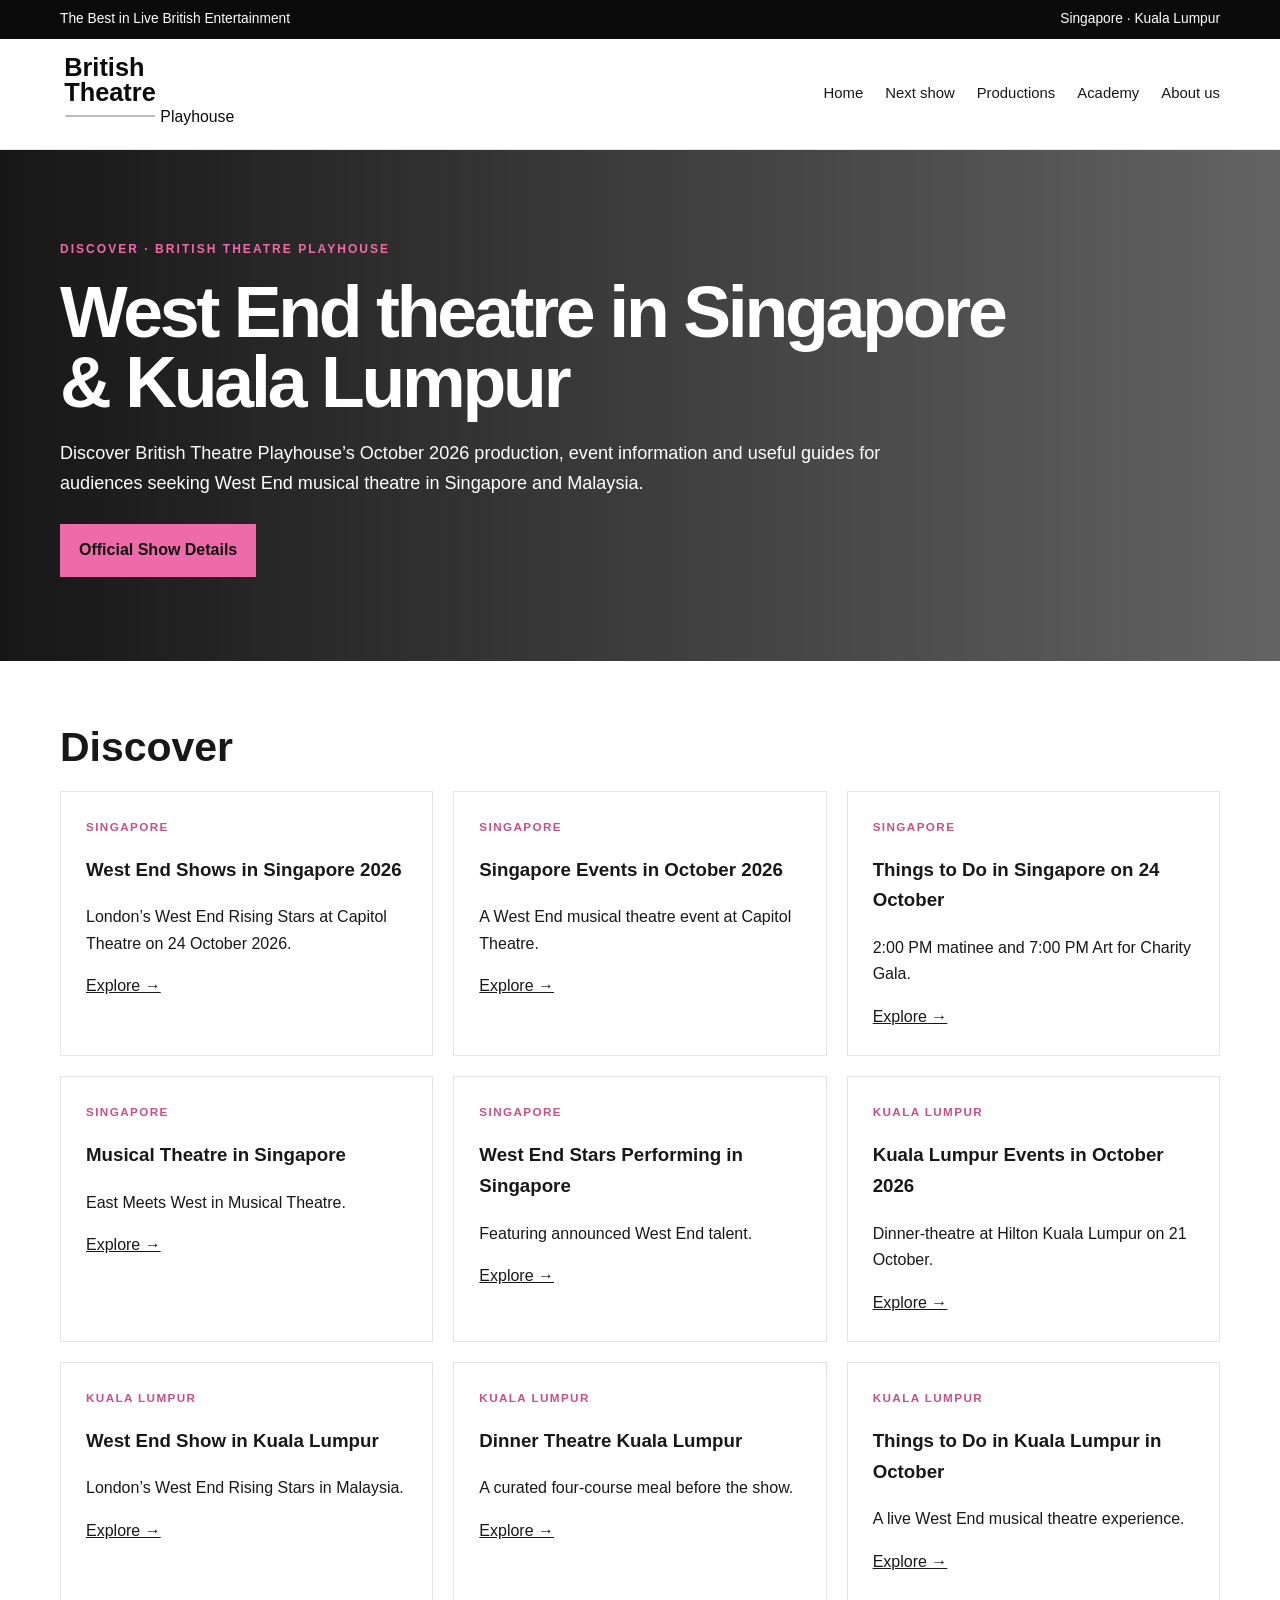
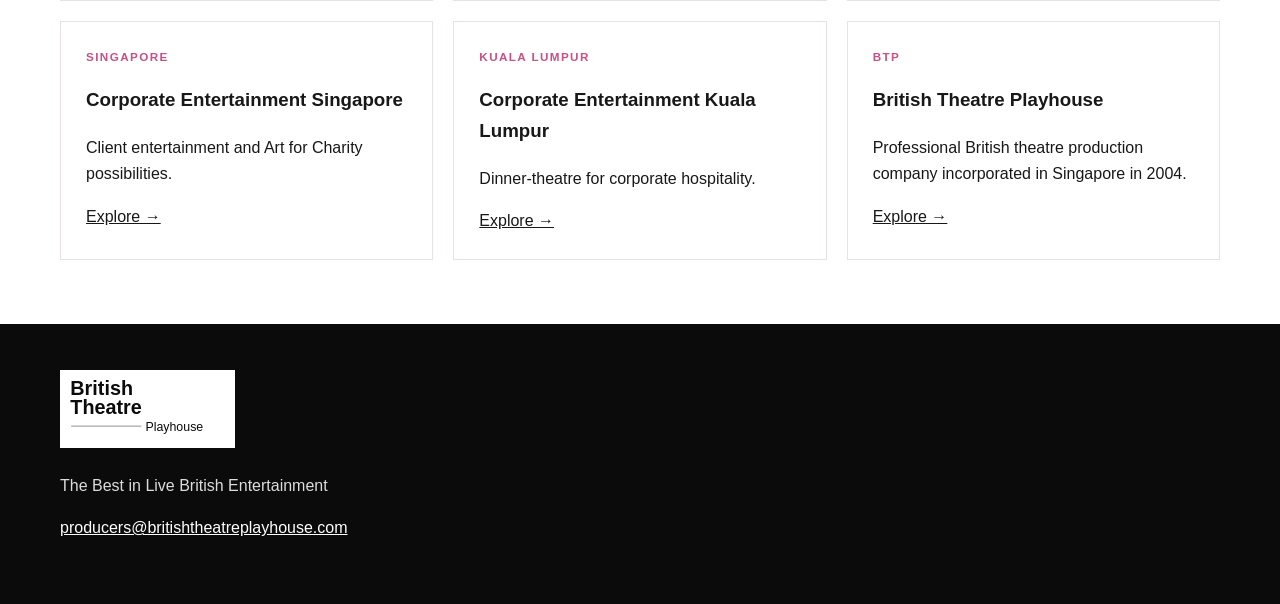
<file: discover/index.html>
<!doctype html><html lang="en"><head><meta charset="utf-8"><meta name="viewport" content="width=device-width,initial-scale=1"><title>Discover British Theatre Playhouse | Singapore & Kuala Lumpur</title><meta name="description" content="Discover British Theatre Playhouse events, West End musical theatre and October 2026 performances in Singapore and Kuala Lumpur."><meta name="robots" content="index,follow,max-image-preview:large"><link rel="canonical" href="https://britishtheatreplayhouse.com/discover/"><link rel="stylesheet" href="../assets/btp-discover.css"><script type="application/ld+json">{"@context":"https://schema.org","@type":"CollectionPage","name":"Discover British Theatre Playhouse","url":"https://britishtheatreplayhouse.com/discover/","about":{"@type":"Organization","name":"British Theatre Playhouse","url":"https://britishtheatreplayhouse.com"}}</script></head><body><div class="top"><div class="wrap"><span>The Best in Live British Entertainment</span><span>Singapore · Kuala Lumpur</span></div></div><header><div class="wrap nav"><a class="logo" href="https://britishtheatreplayhouse.com"><img src="../assets/btp-logo.svg" alt="British Theatre Playhouse"></a><nav class="links"><a href="https://britishtheatreplayhouse.com/">Home</a><a href="https://britishtheatreplayhouse.com/londons-west-end-rising-stars/">Next show</a><a href="https://britishtheatreplayhouse.com/productions/">Productions</a><a href="https://britishtheatreplayhouse.com/british-theatre-playhouse-academy/">Academy</a><a href="https://britishtheatreplayhouse.com/about-us/">About us</a></nav></div></header><section class="hero"><div class="wrap"><div class="eyebrow">Discover · British Theatre Playhouse</div><h1>West End theatre in Singapore & Kuala Lumpur</h1><p>Discover British Theatre Playhouse’s October 2026 production, event information and useful guides for audiences seeking West End musical theatre in Singapore and Malaysia.</p><div class="actions"><a class="btn pink" href="https://britishtheatreplayhouse.com/londons-west-end-rising-stars/">Official Show Details</a></div></div></section><main><section class="content"><div class="wrap"><h2>Discover</h2><div class="grid"><div class="card"><div class="kicker">Singapore</div><h3>West End Shows in Singapore 2026</h3><p>London’s West End Rising Stars at Capitol Theatre on 24 October 2026.</p><a href="./west-end-shows-singapore/">Explore →</a></div><div class="card"><div class="kicker">Singapore</div><h3>Singapore Events in October 2026</h3><p>A West End musical theatre event at Capitol Theatre.</p><a href="./singapore-events-october-2026/">Explore →</a></div><div class="card"><div class="kicker">Singapore</div><h3>Things to Do in Singapore on 24 October</h3><p>2:00 PM matinee and 7:00 PM Art for Charity Gala.</p><a href="./things-to-do-singapore-24-october-2026/">Explore →</a></div><div class="card"><div class="kicker">Singapore</div><h3>Musical Theatre in Singapore</h3><p>East Meets West in Musical Theatre.</p><a href="./musical-theatre-singapore/">Explore →</a></div><div class="card"><div class="kicker">Singapore</div><h3>West End Stars Performing in Singapore</h3><p>Featuring announced West End talent.</p><a href="./west-end-stars-singapore/">Explore →</a></div><div class="card"><div class="kicker">Kuala Lumpur</div><h3>Kuala Lumpur Events in October 2026</h3><p>Dinner-theatre at Hilton Kuala Lumpur on 21 October.</p><a href="./kuala-lumpur-events-october-2026/">Explore →</a></div><div class="card"><div class="kicker">Kuala Lumpur</div><h3>West End Show in Kuala Lumpur</h3><p>London’s West End Rising Stars in Malaysia.</p><a href="./west-end-show-kuala-lumpur/">Explore →</a></div><div class="card"><div class="kicker">Kuala Lumpur</div><h3>Dinner Theatre Kuala Lumpur</h3><p>A curated four-course meal before the show.</p><a href="./dinner-theatre-kuala-lumpur/">Explore →</a></div><div class="card"><div class="kicker">Kuala Lumpur</div><h3>Things to Do in Kuala Lumpur in October</h3><p>A live West End musical theatre experience.</p><a href="./things-to-do-kuala-lumpur-october-2026/">Explore →</a></div><div class="card"><div class="kicker">Singapore</div><h3>Corporate Entertainment Singapore</h3><p>Client entertainment and Art for Charity possibilities.</p><a href="./corporate-entertainment-singapore/">Explore →</a></div><div class="card"><div class="kicker">Kuala Lumpur</div><h3>Corporate Entertainment Kuala Lumpur</h3><p>Dinner-theatre for corporate hospitality.</p><a href="./corporate-entertainment-kuala-lumpur/">Explore →</a></div><div class="card"><div class="kicker">BTP</div><h3>British Theatre Playhouse</h3><p>Professional British theatre production company incorporated in Singapore in 2004.</p><a href="./british-theatre-playhouse/">Explore →</a></div></div></div></section></main><footer><div class="wrap"><img src="../assets/btp-logo.svg" alt="British Theatre Playhouse" style="height:78px;background:#fff;padding:7px"><p>The Best in Live British Entertainment</p><p><a href="mailto:producers@britishtheatreplayhouse.com">producers@britishtheatreplayhouse.com</a></p></div></footer></body></html>
</file>
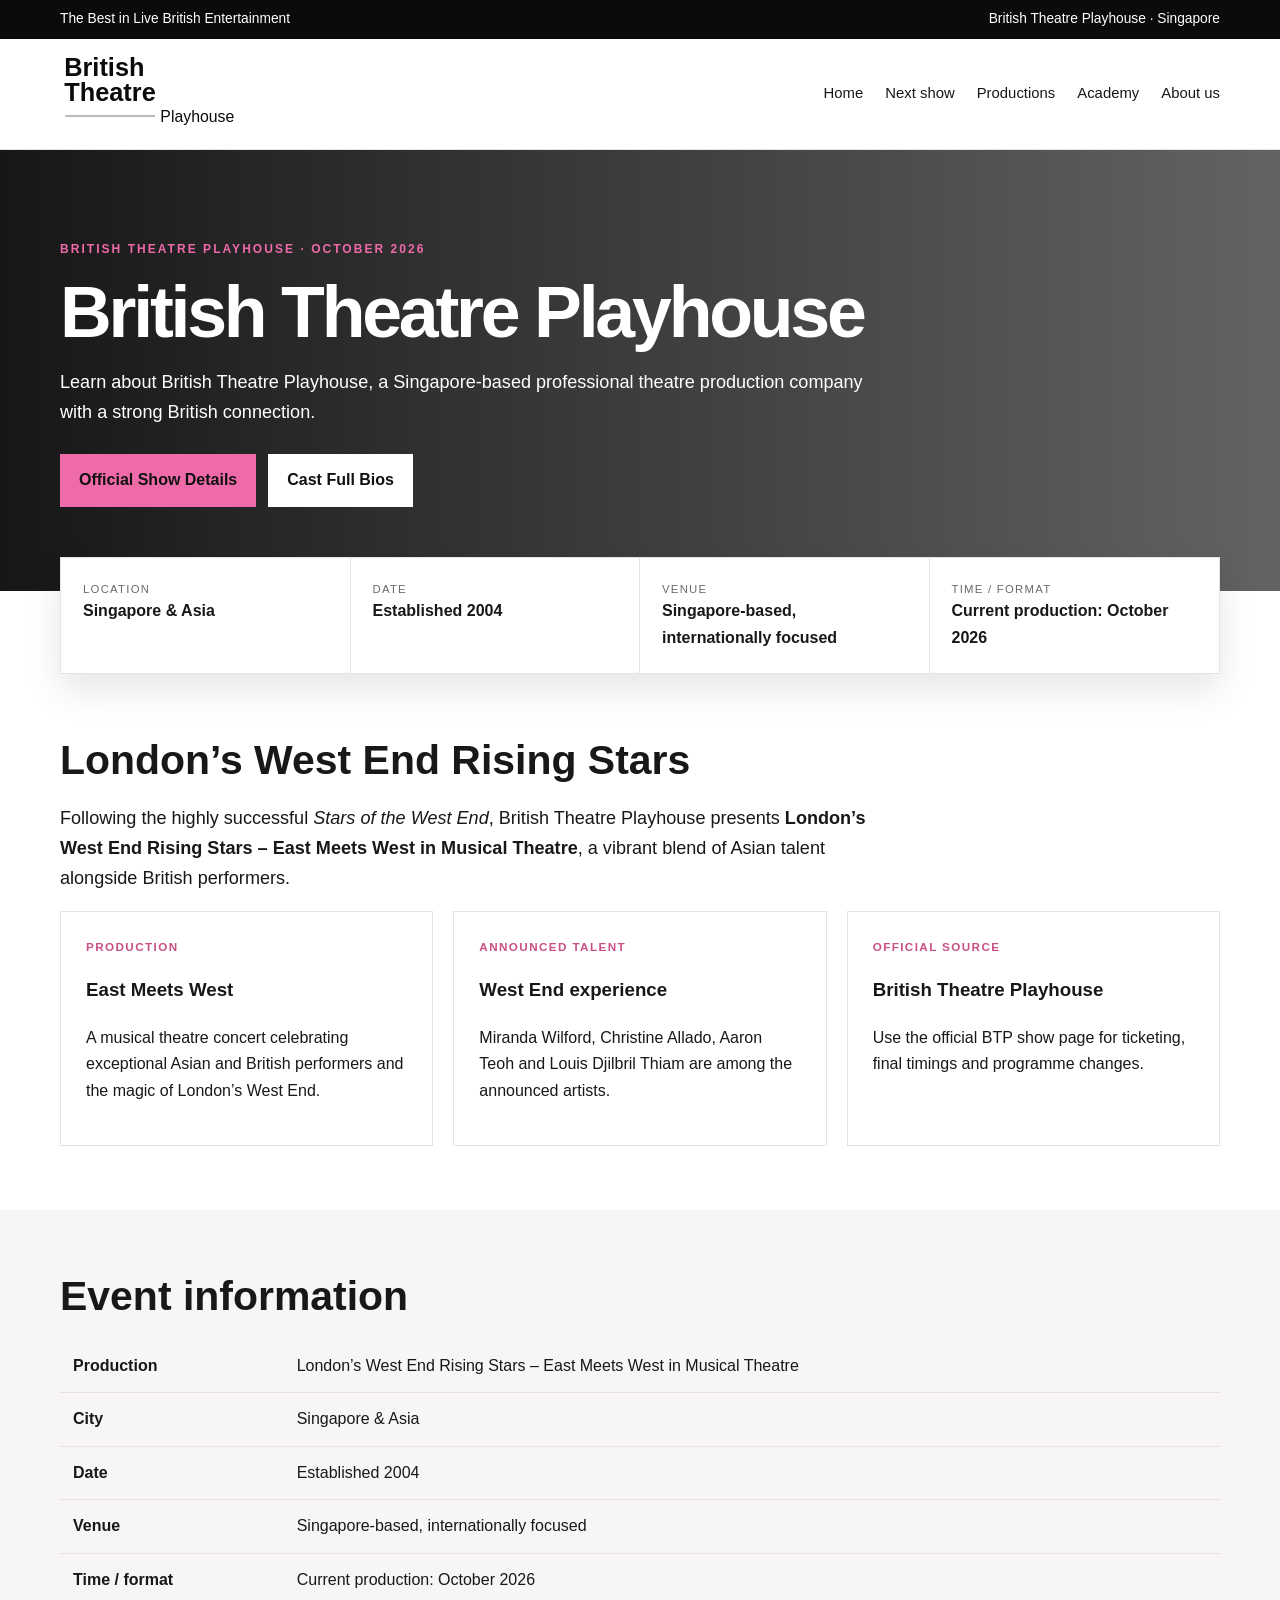
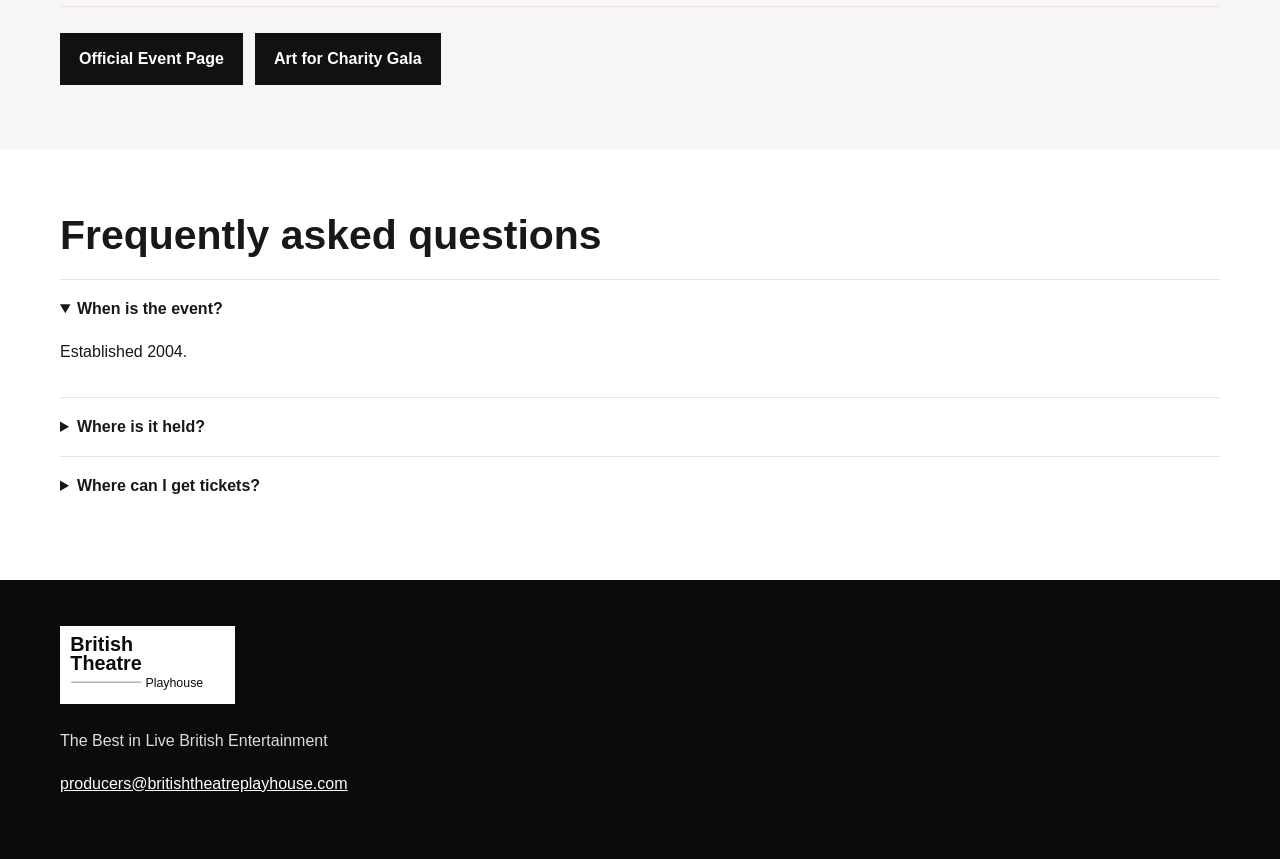
<file: discover/british-theatre-playhouse/index.html>
<!doctype html><html lang="en"><head><meta charset="utf-8"><meta name="viewport" content="width=device-width,initial-scale=1"><title>British Theatre Playhouse | Live British Entertainment in Asia</title><meta name="description" content="Learn about British Theatre Playhouse, a Singapore-based professional theatre production company with a strong British connection."><meta name="robots" content="index,follow,max-image-preview:large"><link rel="canonical" href="https://britishtheatreplayhouse.com/discover/british-theatre-playhouse/"><meta property="og:type" content="website"><meta property="og:title" content="British Theatre Playhouse | Live British Entertainment in Asia"><meta property="og:description" content="Learn about British Theatre Playhouse, a Singapore-based professional theatre production company with a strong British connection."><meta property="og:url" content="https://britishtheatreplayhouse.com/discover/british-theatre-playhouse/"><meta property="og:image" content="https://britishtheatreplayhouse.com/site/wp-content/uploads/2026/01/Business-Connect-Cover-Story-Jan-2026_page-0002-1-1024x683.jpg"><link rel="stylesheet" href="../../assets/btp-discover.css"><script type="application/ld+json">{"@context":"https://schema.org","@type":"WebPage","name":"British Theatre Playhouse | Live British Entertainment in Asia","description":"Learn about British Theatre Playhouse, a Singapore-based professional theatre production company with a strong British connection.","url":"https://britishtheatreplayhouse.com/discover/british-theatre-playhouse/","isPartOf":{"@type":"WebSite","name":"British Theatre Playhouse","url":"https://britishtheatreplayhouse.com"}}</script></head><body><div class="top"><div class="wrap"><span>The Best in Live British Entertainment</span><span>British Theatre Playhouse · Singapore</span></div></div><header><div class="wrap nav"><a class="logo" href="https://britishtheatreplayhouse.com"><img src="../../assets/btp-logo.svg" alt="British Theatre Playhouse"></a><nav class="links"><a href="https://britishtheatreplayhouse.com/">Home</a><a href="https://britishtheatreplayhouse.com/londons-west-end-rising-stars/">Next show</a><a href="https://britishtheatreplayhouse.com/productions/">Productions</a><a href="https://britishtheatreplayhouse.com/british-theatre-playhouse-academy/">Academy</a><a href="https://britishtheatreplayhouse.com/about-us/">About us</a></nav></div></header><section class="hero"><div class="wrap"><div class="eyebrow">British Theatre Playhouse · October 2026</div><h1>British Theatre Playhouse</h1><p>Learn about British Theatre Playhouse, a Singapore-based professional theatre production company with a strong British connection.</p><div class="actions"><a class="btn pink" href="https://britishtheatreplayhouse.com/londons-west-end-rising-stars/">Official Show Details</a><a class="btn white" href="https://britishtheatreplayhouse.com/londons-west-end-rising-cast-bios/">Cast Full Bios</a></div></div></section><main><div class="wrap facts"><div class="fact"><span>Location</span><b>Singapore & Asia</b></div><div class="fact"><span>Date</span><b>Established 2004</b></div><div class="fact"><span>Venue</span><b>Singapore-based, internationally focused</b></div><div class="fact"><span>Time / Format</span><b>Current production: October 2026</b></div></div><section class="content"><div class="wrap"><h2>London’s West End Rising Stars</h2><p class="lead">Following the highly successful <em>Stars of the West End</em>, British Theatre Playhouse presents <strong>London’s West End Rising Stars – East Meets West in Musical Theatre</strong>, a vibrant blend of Asian talent alongside British performers.</p><div class="grid"><div class="card"><div class="kicker">Production</div><h3>East Meets West</h3><p>A musical theatre concert celebrating exceptional Asian and British performers and the magic of London’s West End.</p></div><div class="card"><div class="kicker">Announced talent</div><h3>West End experience</h3><p>Miranda Wilford, Christine Allado, Aaron Teoh and Louis Djilbril Thiam are among the announced artists.</p></div><div class="card"><div class="kicker">Official source</div><h3>British Theatre Playhouse</h3><p>Use the official BTP show page for ticketing, final timings and programme changes.</p></div></div></div></section><section class="content alt"><div class="wrap"><h2>Event information</h2><table><tr><th>Production</th><td>London’s West End Rising Stars – East Meets West in Musical Theatre</td></tr><tr><th>City</th><td>Singapore & Asia</td></tr><tr><th>Date</th><td>Established 2004</td></tr><tr><th>Venue</th><td>Singapore-based, internationally focused</td></tr><tr><th>Time / format</th><td>Current production: October 2026</td></tr></table><div class="actions"><a class="btn dark" href="https://britishtheatreplayhouse.com/londons-west-end-rising-stars/">Official Event Page</a><a class="btn dark" href="https://britishtheatreplayhouse.com/next-show/">Art for Charity Gala</a></div></div></section><section class="content"><div class="wrap faq"><h2>Frequently asked questions</h2><details open><summary>When is the event?</summary><p>Established 2004.</p></details><details><summary>Where is it held?</summary><p>Singapore-based, internationally focused.</p></details><details><summary>Where can I get tickets?</summary><p>Use the official British Theatre Playhouse event page for current ticket links.</p></details></div></section></main><footer><div class="wrap"><img src="../../assets/btp-logo.svg" alt="British Theatre Playhouse" style="height:78px;background:#fff;padding:7px"><p>The Best in Live British Entertainment</p><p><a href="mailto:producers@britishtheatreplayhouse.com">producers@britishtheatreplayhouse.com</a></p></div></footer></body></html>
</file>
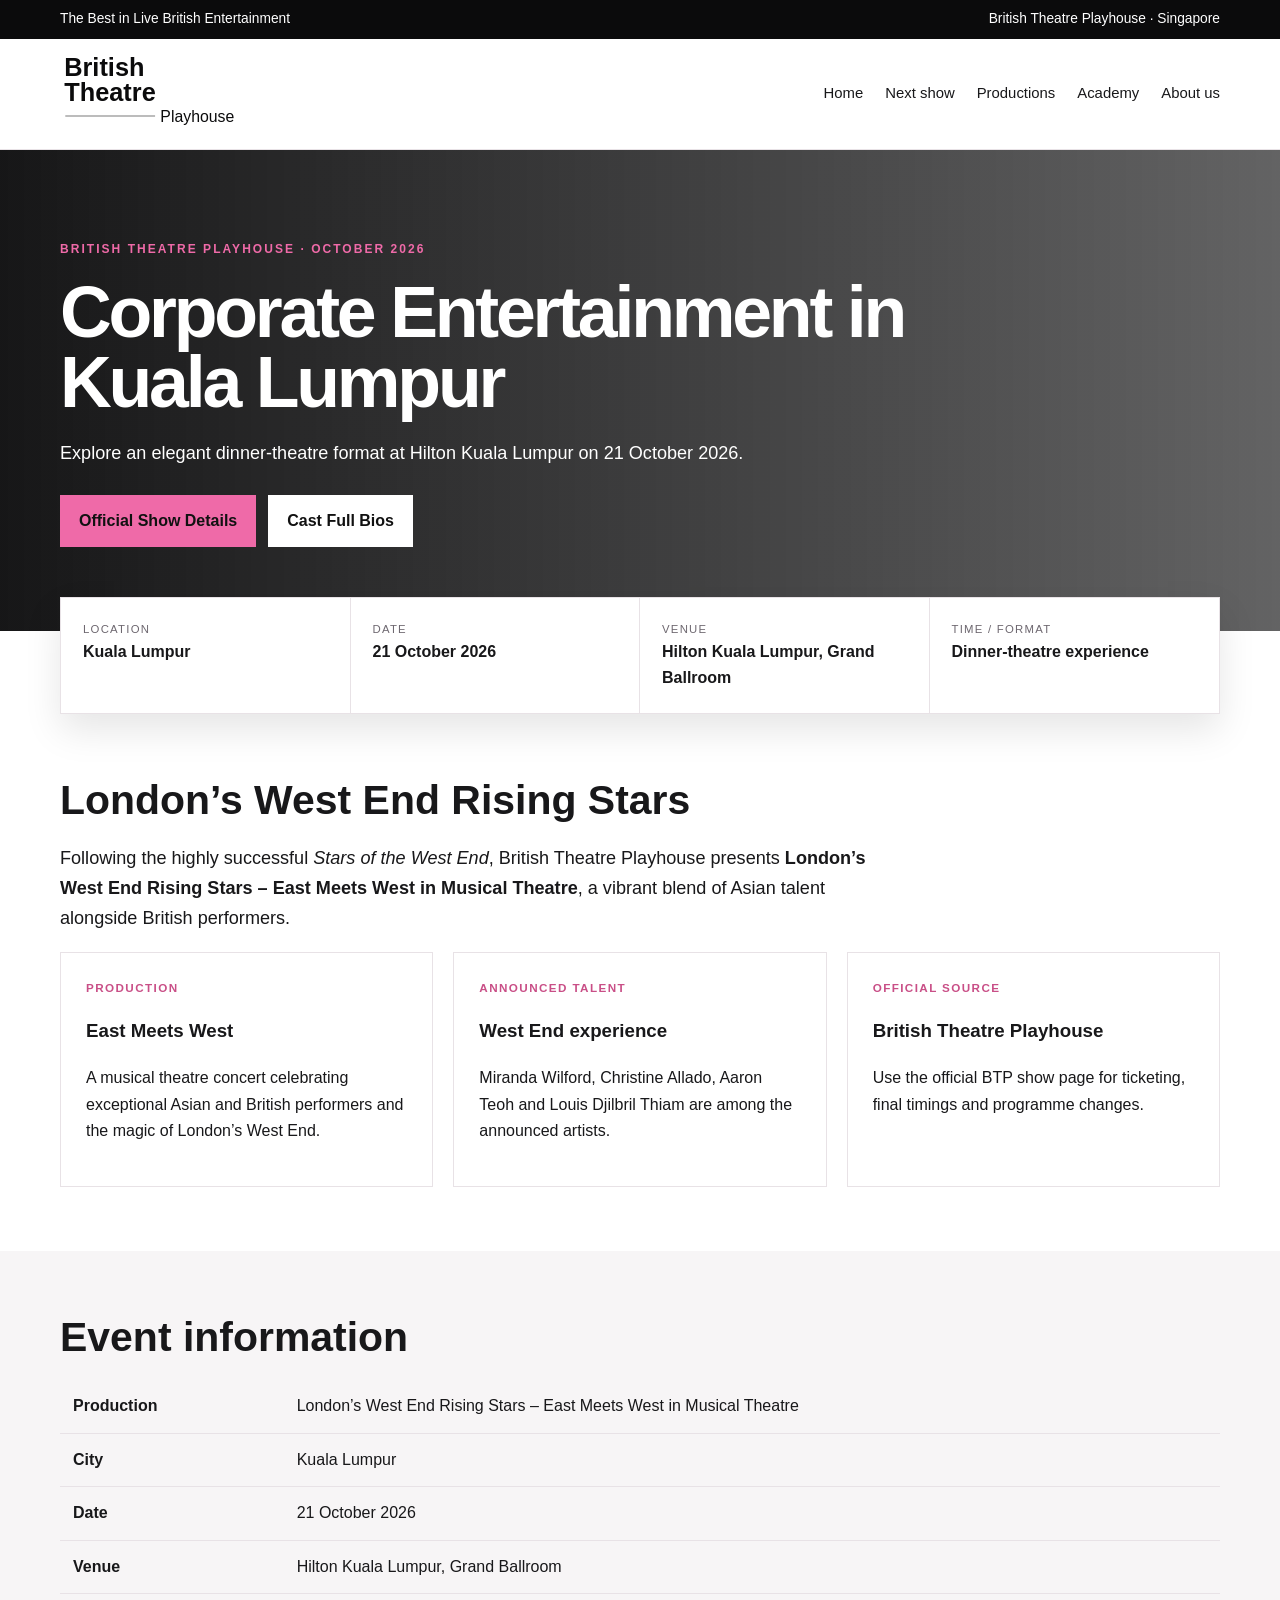
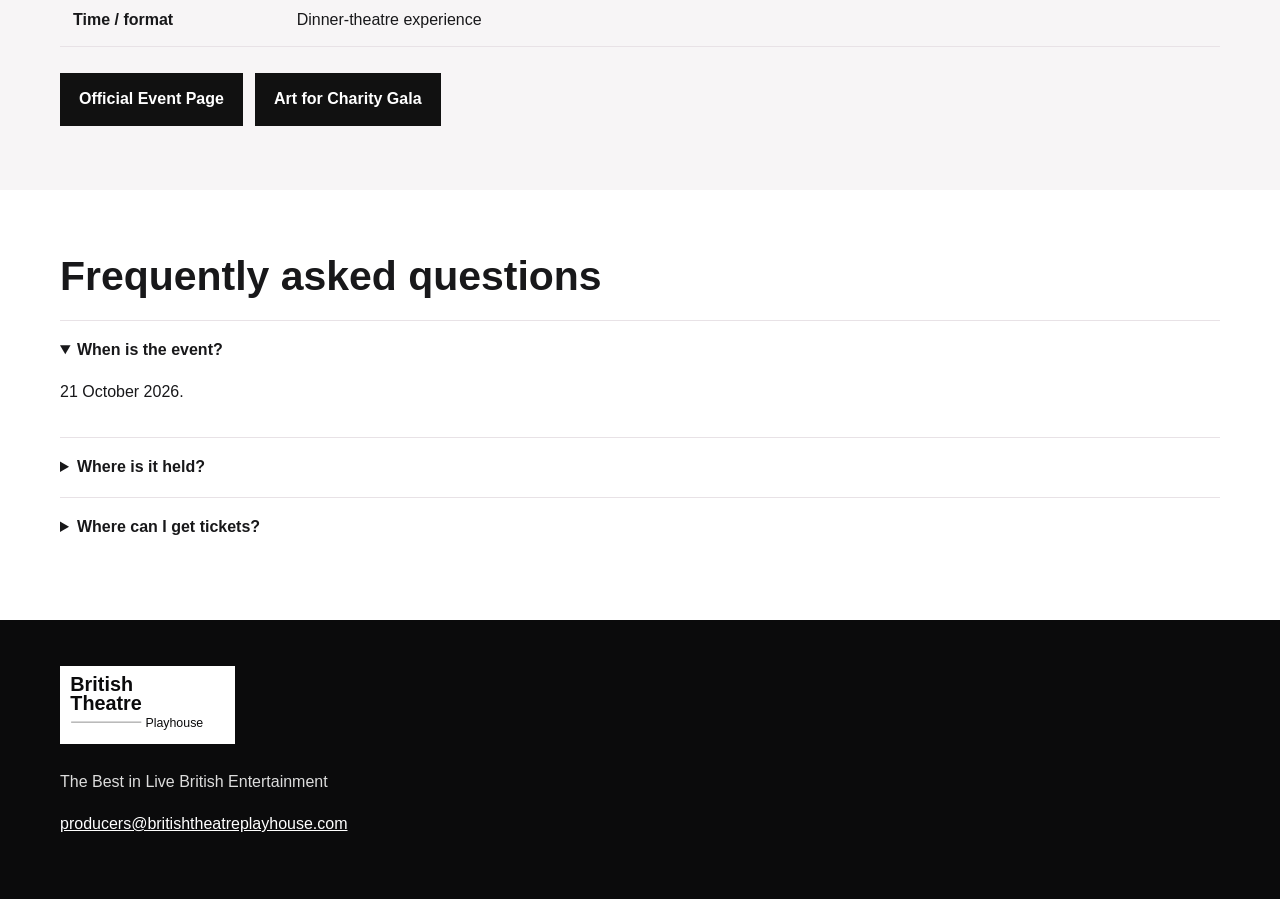
<file: discover/corporate-entertainment-kuala-lumpur/index.html>
<!doctype html><html lang="en"><head><meta charset="utf-8"><meta name="viewport" content="width=device-width,initial-scale=1"><title>Corporate Entertainment Kuala Lumpur | Dinner Theatre</title><meta name="description" content="Explore an elegant dinner-theatre format at Hilton Kuala Lumpur on 21 October 2026."><meta name="robots" content="index,follow,max-image-preview:large"><link rel="canonical" href="https://britishtheatreplayhouse.com/discover/corporate-entertainment-kuala-lumpur/"><meta property="og:type" content="website"><meta property="og:title" content="Corporate Entertainment Kuala Lumpur | Dinner Theatre"><meta property="og:description" content="Explore an elegant dinner-theatre format at Hilton Kuala Lumpur on 21 October 2026."><meta property="og:url" content="https://britishtheatreplayhouse.com/discover/corporate-entertainment-kuala-lumpur/"><meta property="og:image" content="https://britishtheatreplayhouse.com/site/wp-content/uploads/2026/01/Business-Connect-Cover-Story-Jan-2026_page-0002-1-1024x683.jpg"><link rel="stylesheet" href="../../assets/btp-discover.css"><script type="application/ld+json">{"@context":"https://schema.org","@type":"WebPage","name":"Corporate Entertainment Kuala Lumpur | Dinner Theatre","description":"Explore an elegant dinner-theatre format at Hilton Kuala Lumpur on 21 October 2026.","url":"https://britishtheatreplayhouse.com/discover/corporate-entertainment-kuala-lumpur/","isPartOf":{"@type":"WebSite","name":"British Theatre Playhouse","url":"https://britishtheatreplayhouse.com"}}</script><script type="application/ld+json">{"@context":"https://schema.org","@type":["Event","TheaterEvent"],"name":"London’s West End Rising Stars – East Meets West in Musical Theatre","description":"Explore an elegant dinner-theatre format at Hilton Kuala Lumpur on 21 October 2026.","startDate":"2026-10-21T18:00:00+08:00","eventStatus":"https://schema.org/EventScheduled","eventAttendanceMode":"https://schema.org/OfflineEventAttendanceMode","location":{"@type":"EventVenue","name":"Hilton Kuala Lumpur, Grand Ballroom","address":{"@type":"PostalAddress","addressLocality":"Kuala Lumpur","addressCountry":"MY"}},"organizer":{"@type":"Organization","name":"British Theatre Playhouse","url":"https://britishtheatreplayhouse.com"},"url":"https://britishtheatreplayhouse.com/londons-west-end-rising-stars/"}</script></head><body><div class="top"><div class="wrap"><span>The Best in Live British Entertainment</span><span>British Theatre Playhouse · Singapore</span></div></div><header><div class="wrap nav"><a class="logo" href="https://britishtheatreplayhouse.com"><img src="../../assets/btp-logo.svg" alt="British Theatre Playhouse"></a><nav class="links"><a href="https://britishtheatreplayhouse.com/">Home</a><a href="https://britishtheatreplayhouse.com/londons-west-end-rising-stars/">Next show</a><a href="https://britishtheatreplayhouse.com/productions/">Productions</a><a href="https://britishtheatreplayhouse.com/british-theatre-playhouse-academy/">Academy</a><a href="https://britishtheatreplayhouse.com/about-us/">About us</a></nav></div></header><section class="hero"><div class="wrap"><div class="eyebrow">British Theatre Playhouse · October 2026</div><h1>Corporate Entertainment in Kuala Lumpur</h1><p>Explore an elegant dinner-theatre format at Hilton Kuala Lumpur on 21 October 2026.</p><div class="actions"><a class="btn pink" href="https://britishtheatreplayhouse.com/londons-west-end-rising-stars/">Official Show Details</a><a class="btn white" href="https://britishtheatreplayhouse.com/londons-west-end-rising-cast-bios/">Cast Full Bios</a></div></div></section><main><div class="wrap facts"><div class="fact"><span>Location</span><b>Kuala Lumpur</b></div><div class="fact"><span>Date</span><b>21 October 2026</b></div><div class="fact"><span>Venue</span><b>Hilton Kuala Lumpur, Grand Ballroom</b></div><div class="fact"><span>Time / Format</span><b>Dinner-theatre experience</b></div></div><section class="content"><div class="wrap"><h2>London’s West End Rising Stars</h2><p class="lead">Following the highly successful <em>Stars of the West End</em>, British Theatre Playhouse presents <strong>London’s West End Rising Stars – East Meets West in Musical Theatre</strong>, a vibrant blend of Asian talent alongside British performers.</p><div class="grid"><div class="card"><div class="kicker">Production</div><h3>East Meets West</h3><p>A musical theatre concert celebrating exceptional Asian and British performers and the magic of London’s West End.</p></div><div class="card"><div class="kicker">Announced talent</div><h3>West End experience</h3><p>Miranda Wilford, Christine Allado, Aaron Teoh and Louis Djilbril Thiam are among the announced artists.</p></div><div class="card"><div class="kicker">Official source</div><h3>British Theatre Playhouse</h3><p>Use the official BTP show page for ticketing, final timings and programme changes.</p></div></div></div></section><section class="content alt"><div class="wrap"><h2>Event information</h2><table><tr><th>Production</th><td>London’s West End Rising Stars – East Meets West in Musical Theatre</td></tr><tr><th>City</th><td>Kuala Lumpur</td></tr><tr><th>Date</th><td>21 October 2026</td></tr><tr><th>Venue</th><td>Hilton Kuala Lumpur, Grand Ballroom</td></tr><tr><th>Time / format</th><td>Dinner-theatre experience</td></tr></table><div class="actions"><a class="btn dark" href="https://britishtheatreplayhouse.com/londons-west-end-rising-stars/">Official Event Page</a><a class="btn dark" href="https://britishtheatreplayhouse.com/next-show/">Art for Charity Gala</a></div></div></section><section class="content"><div class="wrap faq"><h2>Frequently asked questions</h2><details open><summary>When is the event?</summary><p>21 October 2026.</p></details><details><summary>Where is it held?</summary><p>Hilton Kuala Lumpur, Grand Ballroom.</p></details><details><summary>Where can I get tickets?</summary><p>Use the official British Theatre Playhouse event page for current ticket links.</p></details></div></section></main><footer><div class="wrap"><img src="../../assets/btp-logo.svg" alt="British Theatre Playhouse" style="height:78px;background:#fff;padding:7px"><p>The Best in Live British Entertainment</p><p><a href="mailto:producers@britishtheatreplayhouse.com">producers@britishtheatreplayhouse.com</a></p></div></footer></body></html>
</file>
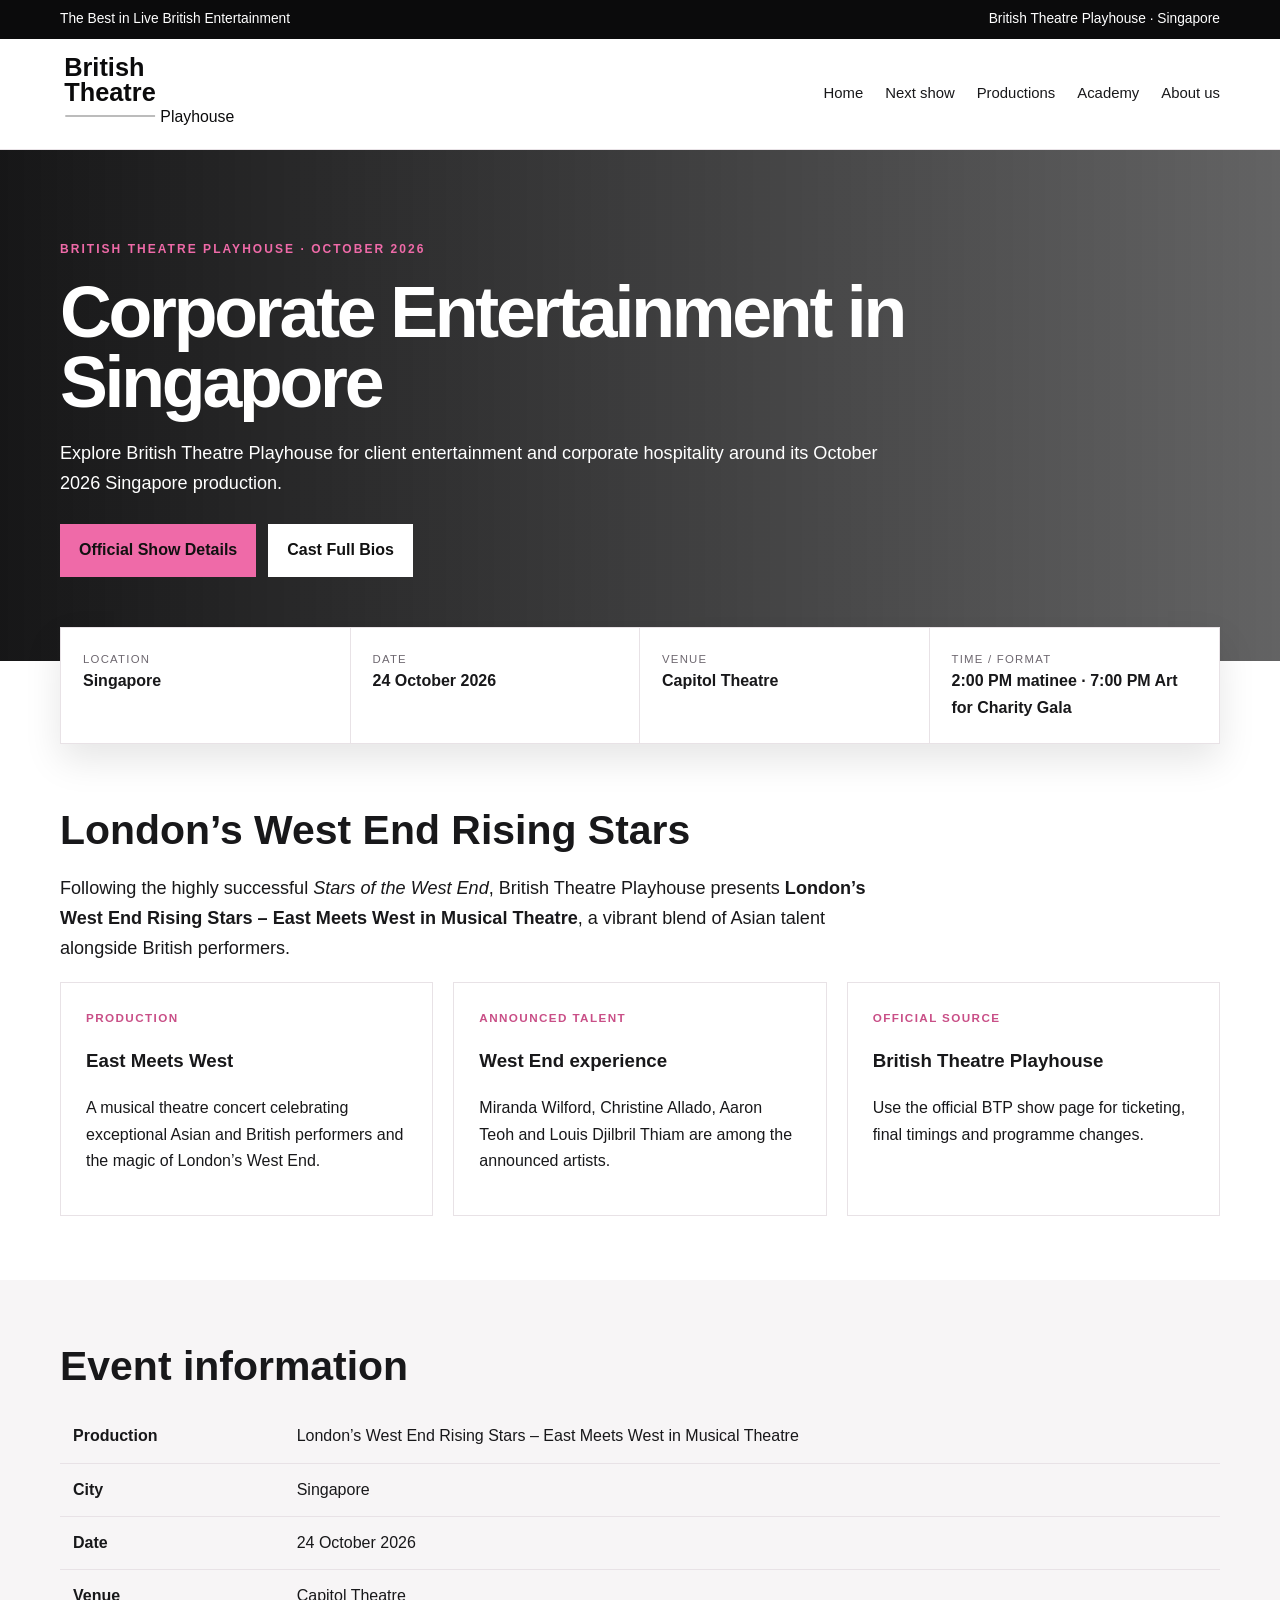
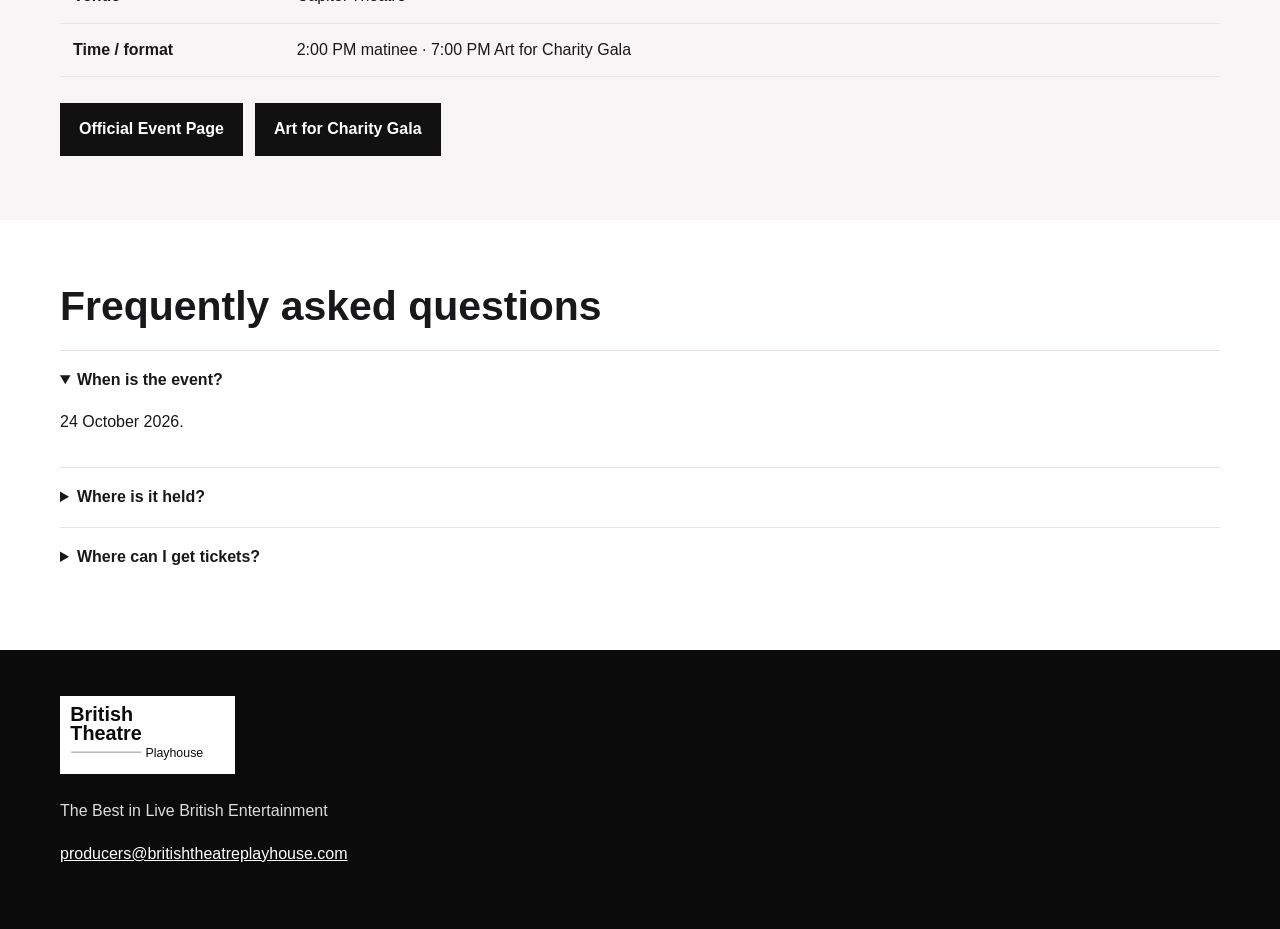
<file: discover/corporate-entertainment-singapore/index.html>
<!doctype html><html lang="en"><head><meta charset="utf-8"><meta name="viewport" content="width=device-width,initial-scale=1"><title>Corporate Entertainment Singapore | West End Musical Theatre</title><meta name="description" content="Explore British Theatre Playhouse for client entertainment and corporate hospitality around its October 2026 Singapore production."><meta name="robots" content="index,follow,max-image-preview:large"><link rel="canonical" href="https://britishtheatreplayhouse.com/discover/corporate-entertainment-singapore/"><meta property="og:type" content="website"><meta property="og:title" content="Corporate Entertainment Singapore | West End Musical Theatre"><meta property="og:description" content="Explore British Theatre Playhouse for client entertainment and corporate hospitality around its October 2026 Singapore production."><meta property="og:url" content="https://britishtheatreplayhouse.com/discover/corporate-entertainment-singapore/"><meta property="og:image" content="https://britishtheatreplayhouse.com/site/wp-content/uploads/2026/01/Business-Connect-Cover-Story-Jan-2026_page-0002-1-1024x683.jpg"><link rel="stylesheet" href="../../assets/btp-discover.css"><script type="application/ld+json">{"@context":"https://schema.org","@type":"WebPage","name":"Corporate Entertainment Singapore | West End Musical Theatre","description":"Explore British Theatre Playhouse for client entertainment and corporate hospitality around its October 2026 Singapore production.","url":"https://britishtheatreplayhouse.com/discover/corporate-entertainment-singapore/","isPartOf":{"@type":"WebSite","name":"British Theatre Playhouse","url":"https://britishtheatreplayhouse.com"}}</script><script type="application/ld+json">{"@context":"https://schema.org","@type":["Event","TheaterEvent"],"name":"London’s West End Rising Stars – East Meets West in Musical Theatre","description":"Explore British Theatre Playhouse for client entertainment and corporate hospitality around its October 2026 Singapore production.","startDate":"2026-10-24T14:00:00+08:00","eventStatus":"https://schema.org/EventScheduled","eventAttendanceMode":"https://schema.org/OfflineEventAttendanceMode","location":{"@type":"PerformingArtsTheater","name":"Capitol Theatre","address":{"@type":"PostalAddress","addressLocality":"Singapore","addressCountry":"SG"}},"organizer":{"@type":"Organization","name":"British Theatre Playhouse","url":"https://britishtheatreplayhouse.com"},"url":"https://britishtheatreplayhouse.com/londons-west-end-rising-stars/"}</script></head><body><div class="top"><div class="wrap"><span>The Best in Live British Entertainment</span><span>British Theatre Playhouse · Singapore</span></div></div><header><div class="wrap nav"><a class="logo" href="https://britishtheatreplayhouse.com"><img src="../../assets/btp-logo.svg" alt="British Theatre Playhouse"></a><nav class="links"><a href="https://britishtheatreplayhouse.com/">Home</a><a href="https://britishtheatreplayhouse.com/londons-west-end-rising-stars/">Next show</a><a href="https://britishtheatreplayhouse.com/productions/">Productions</a><a href="https://britishtheatreplayhouse.com/british-theatre-playhouse-academy/">Academy</a><a href="https://britishtheatreplayhouse.com/about-us/">About us</a></nav></div></header><section class="hero"><div class="wrap"><div class="eyebrow">British Theatre Playhouse · October 2026</div><h1>Corporate Entertainment in Singapore</h1><p>Explore British Theatre Playhouse for client entertainment and corporate hospitality around its October 2026 Singapore production.</p><div class="actions"><a class="btn pink" href="https://britishtheatreplayhouse.com/londons-west-end-rising-stars/">Official Show Details</a><a class="btn white" href="https://britishtheatreplayhouse.com/londons-west-end-rising-cast-bios/">Cast Full Bios</a></div></div></section><main><div class="wrap facts"><div class="fact"><span>Location</span><b>Singapore</b></div><div class="fact"><span>Date</span><b>24 October 2026</b></div><div class="fact"><span>Venue</span><b>Capitol Theatre</b></div><div class="fact"><span>Time / Format</span><b>2:00 PM matinee · 7:00 PM Art for Charity Gala</b></div></div><section class="content"><div class="wrap"><h2>London’s West End Rising Stars</h2><p class="lead">Following the highly successful <em>Stars of the West End</em>, British Theatre Playhouse presents <strong>London’s West End Rising Stars – East Meets West in Musical Theatre</strong>, a vibrant blend of Asian talent alongside British performers.</p><div class="grid"><div class="card"><div class="kicker">Production</div><h3>East Meets West</h3><p>A musical theatre concert celebrating exceptional Asian and British performers and the magic of London’s West End.</p></div><div class="card"><div class="kicker">Announced talent</div><h3>West End experience</h3><p>Miranda Wilford, Christine Allado, Aaron Teoh and Louis Djilbril Thiam are among the announced artists.</p></div><div class="card"><div class="kicker">Official source</div><h3>British Theatre Playhouse</h3><p>Use the official BTP show page for ticketing, final timings and programme changes.</p></div></div></div></section><section class="content alt"><div class="wrap"><h2>Event information</h2><table><tr><th>Production</th><td>London’s West End Rising Stars – East Meets West in Musical Theatre</td></tr><tr><th>City</th><td>Singapore</td></tr><tr><th>Date</th><td>24 October 2026</td></tr><tr><th>Venue</th><td>Capitol Theatre</td></tr><tr><th>Time / format</th><td>2:00 PM matinee · 7:00 PM Art for Charity Gala</td></tr></table><div class="actions"><a class="btn dark" href="https://britishtheatreplayhouse.com/londons-west-end-rising-stars/">Official Event Page</a><a class="btn dark" href="https://britishtheatreplayhouse.com/next-show/">Art for Charity Gala</a></div></div></section><section class="content"><div class="wrap faq"><h2>Frequently asked questions</h2><details open><summary>When is the event?</summary><p>24 October 2026.</p></details><details><summary>Where is it held?</summary><p>Capitol Theatre.</p></details><details><summary>Where can I get tickets?</summary><p>Use the official British Theatre Playhouse event page for current ticket links.</p></details></div></section></main><footer><div class="wrap"><img src="../../assets/btp-logo.svg" alt="British Theatre Playhouse" style="height:78px;background:#fff;padding:7px"><p>The Best in Live British Entertainment</p><p><a href="mailto:producers@britishtheatreplayhouse.com">producers@britishtheatreplayhouse.com</a></p></div></footer></body></html>
</file>
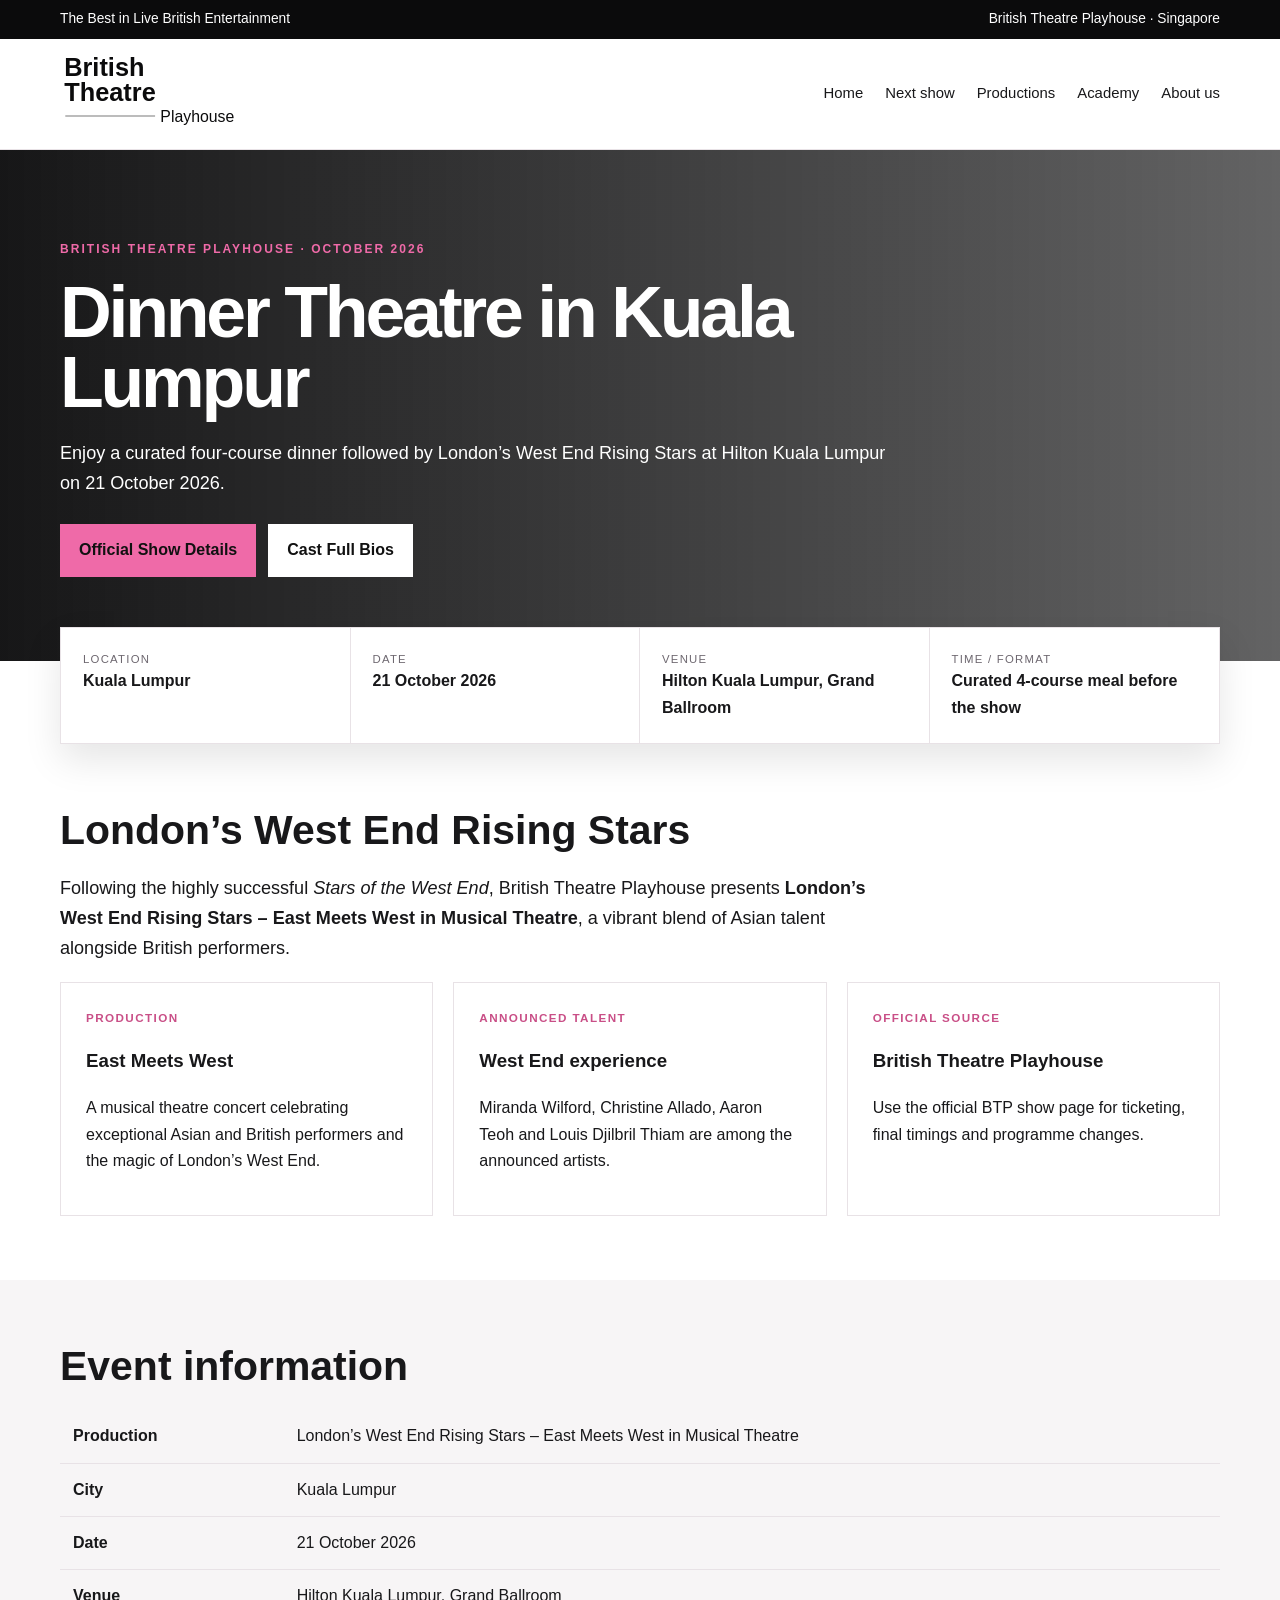
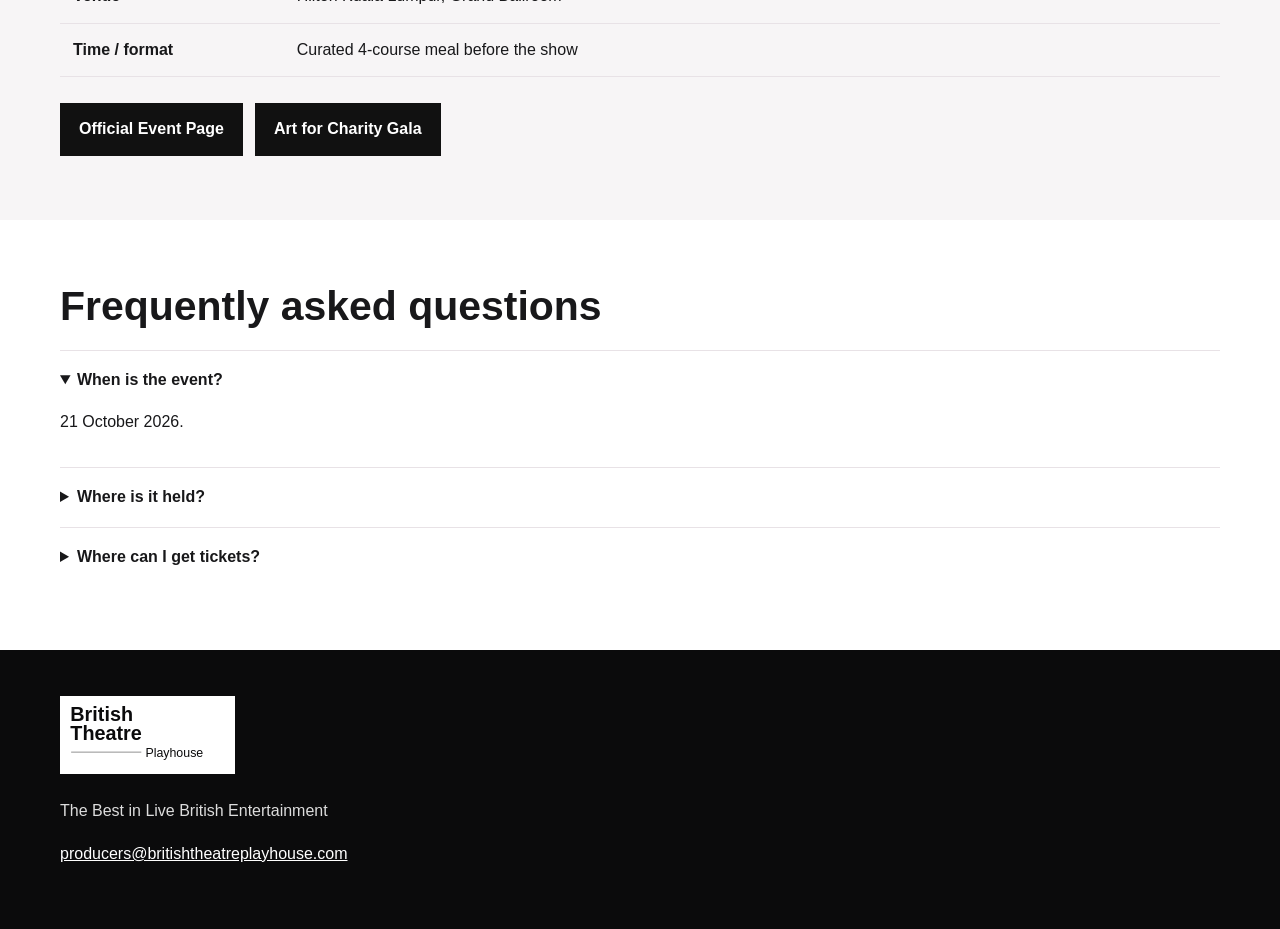
<file: discover/dinner-theatre-kuala-lumpur/index.html>
<!doctype html><html lang="en"><head><meta charset="utf-8"><meta name="viewport" content="width=device-width,initial-scale=1"><title>Dinner Theatre Kuala Lumpur | 21 October 2026</title><meta name="description" content="Enjoy a curated four-course dinner followed by London’s West End Rising Stars at Hilton Kuala Lumpur on 21 October 2026."><meta name="robots" content="index,follow,max-image-preview:large"><link rel="canonical" href="https://britishtheatreplayhouse.com/discover/dinner-theatre-kuala-lumpur/"><meta property="og:type" content="website"><meta property="og:title" content="Dinner Theatre Kuala Lumpur | 21 October 2026"><meta property="og:description" content="Enjoy a curated four-course dinner followed by London’s West End Rising Stars at Hilton Kuala Lumpur on 21 October 2026."><meta property="og:url" content="https://britishtheatreplayhouse.com/discover/dinner-theatre-kuala-lumpur/"><meta property="og:image" content="https://britishtheatreplayhouse.com/site/wp-content/uploads/2026/01/Business-Connect-Cover-Story-Jan-2026_page-0002-1-1024x683.jpg"><link rel="stylesheet" href="../../assets/btp-discover.css"><script type="application/ld+json">{"@context":"https://schema.org","@type":"WebPage","name":"Dinner Theatre Kuala Lumpur | 21 October 2026","description":"Enjoy a curated four-course dinner followed by London’s West End Rising Stars at Hilton Kuala Lumpur on 21 October 2026.","url":"https://britishtheatreplayhouse.com/discover/dinner-theatre-kuala-lumpur/","isPartOf":{"@type":"WebSite","name":"British Theatre Playhouse","url":"https://britishtheatreplayhouse.com"}}</script><script type="application/ld+json">{"@context":"https://schema.org","@type":["Event","TheaterEvent"],"name":"London’s West End Rising Stars – East Meets West in Musical Theatre","description":"Enjoy a curated four-course dinner followed by London’s West End Rising Stars at Hilton Kuala Lumpur on 21 October 2026.","startDate":"2026-10-21T18:00:00+08:00","eventStatus":"https://schema.org/EventScheduled","eventAttendanceMode":"https://schema.org/OfflineEventAttendanceMode","location":{"@type":"EventVenue","name":"Hilton Kuala Lumpur, Grand Ballroom","address":{"@type":"PostalAddress","addressLocality":"Kuala Lumpur","addressCountry":"MY"}},"organizer":{"@type":"Organization","name":"British Theatre Playhouse","url":"https://britishtheatreplayhouse.com"},"url":"https://britishtheatreplayhouse.com/londons-west-end-rising-stars/"}</script></head><body><div class="top"><div class="wrap"><span>The Best in Live British Entertainment</span><span>British Theatre Playhouse · Singapore</span></div></div><header><div class="wrap nav"><a class="logo" href="https://britishtheatreplayhouse.com"><img src="../../assets/btp-logo.svg" alt="British Theatre Playhouse"></a><nav class="links"><a href="https://britishtheatreplayhouse.com/">Home</a><a href="https://britishtheatreplayhouse.com/londons-west-end-rising-stars/">Next show</a><a href="https://britishtheatreplayhouse.com/productions/">Productions</a><a href="https://britishtheatreplayhouse.com/british-theatre-playhouse-academy/">Academy</a><a href="https://britishtheatreplayhouse.com/about-us/">About us</a></nav></div></header><section class="hero"><div class="wrap"><div class="eyebrow">British Theatre Playhouse · October 2026</div><h1>Dinner Theatre in Kuala Lumpur</h1><p>Enjoy a curated four-course dinner followed by London’s West End Rising Stars at Hilton Kuala Lumpur on 21 October 2026.</p><div class="actions"><a class="btn pink" href="https://britishtheatreplayhouse.com/londons-west-end-rising-stars/">Official Show Details</a><a class="btn white" href="https://britishtheatreplayhouse.com/londons-west-end-rising-cast-bios/">Cast Full Bios</a></div></div></section><main><div class="wrap facts"><div class="fact"><span>Location</span><b>Kuala Lumpur</b></div><div class="fact"><span>Date</span><b>21 October 2026</b></div><div class="fact"><span>Venue</span><b>Hilton Kuala Lumpur, Grand Ballroom</b></div><div class="fact"><span>Time / Format</span><b>Curated 4-course meal before the show</b></div></div><section class="content"><div class="wrap"><h2>London’s West End Rising Stars</h2><p class="lead">Following the highly successful <em>Stars of the West End</em>, British Theatre Playhouse presents <strong>London’s West End Rising Stars – East Meets West in Musical Theatre</strong>, a vibrant blend of Asian talent alongside British performers.</p><div class="grid"><div class="card"><div class="kicker">Production</div><h3>East Meets West</h3><p>A musical theatre concert celebrating exceptional Asian and British performers and the magic of London’s West End.</p></div><div class="card"><div class="kicker">Announced talent</div><h3>West End experience</h3><p>Miranda Wilford, Christine Allado, Aaron Teoh and Louis Djilbril Thiam are among the announced artists.</p></div><div class="card"><div class="kicker">Official source</div><h3>British Theatre Playhouse</h3><p>Use the official BTP show page for ticketing, final timings and programme changes.</p></div></div></div></section><section class="content alt"><div class="wrap"><h2>Event information</h2><table><tr><th>Production</th><td>London’s West End Rising Stars – East Meets West in Musical Theatre</td></tr><tr><th>City</th><td>Kuala Lumpur</td></tr><tr><th>Date</th><td>21 October 2026</td></tr><tr><th>Venue</th><td>Hilton Kuala Lumpur, Grand Ballroom</td></tr><tr><th>Time / format</th><td>Curated 4-course meal before the show</td></tr></table><div class="actions"><a class="btn dark" href="https://britishtheatreplayhouse.com/londons-west-end-rising-stars/">Official Event Page</a><a class="btn dark" href="https://britishtheatreplayhouse.com/next-show/">Art for Charity Gala</a></div></div></section><section class="content"><div class="wrap faq"><h2>Frequently asked questions</h2><details open><summary>When is the event?</summary><p>21 October 2026.</p></details><details><summary>Where is it held?</summary><p>Hilton Kuala Lumpur, Grand Ballroom.</p></details><details><summary>Where can I get tickets?</summary><p>Use the official British Theatre Playhouse event page for current ticket links.</p></details></div></section></main><footer><div class="wrap"><img src="../../assets/btp-logo.svg" alt="British Theatre Playhouse" style="height:78px;background:#fff;padding:7px"><p>The Best in Live British Entertainment</p><p><a href="mailto:producers@britishtheatreplayhouse.com">producers@britishtheatreplayhouse.com</a></p></div></footer></body></html>
</file>
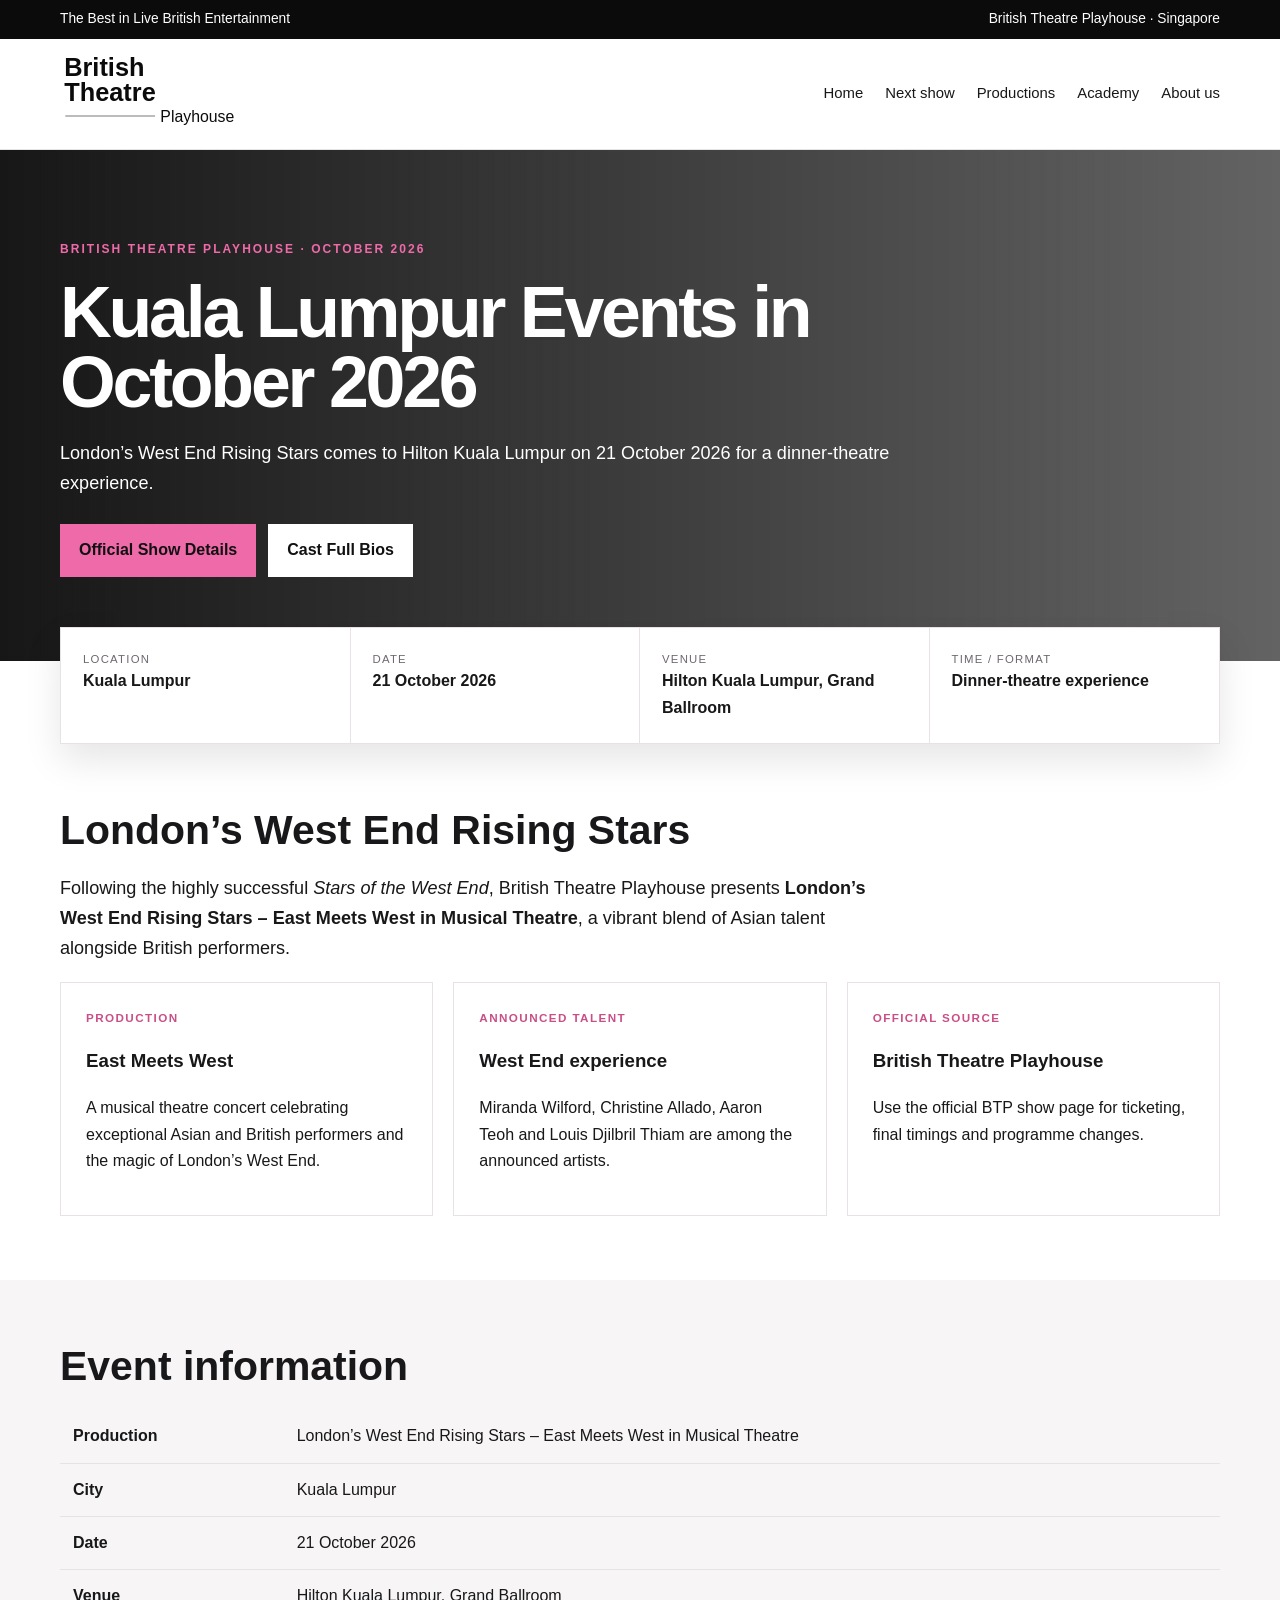
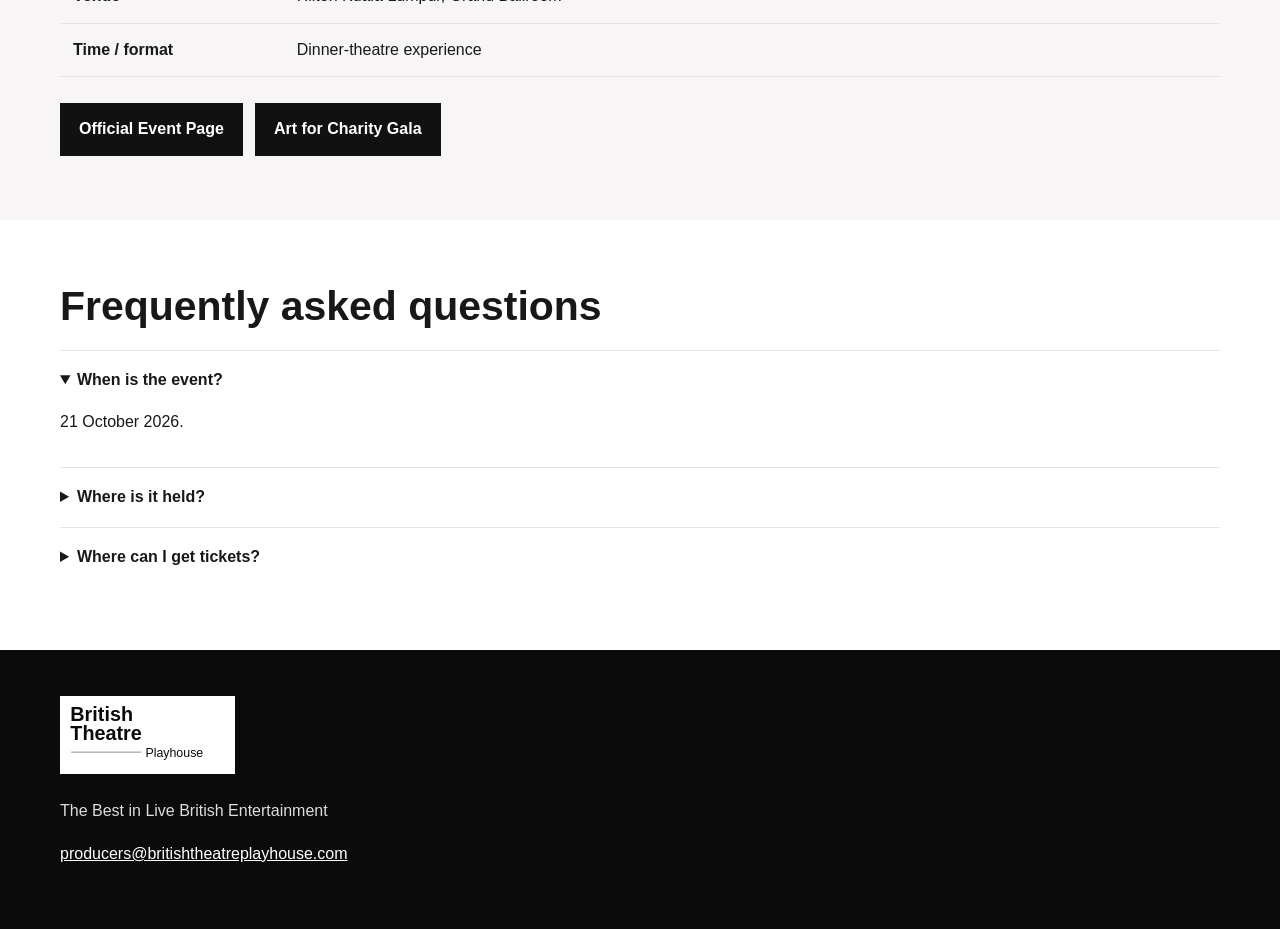
<file: discover/kuala-lumpur-events-october-2026/index.html>
<!doctype html><html lang="en"><head><meta charset="utf-8"><meta name="viewport" content="width=device-width,initial-scale=1"><title>Kuala Lumpur Events in October 2026 | West End Musical Theatre</title><meta name="description" content="London’s West End Rising Stars comes to Hilton Kuala Lumpur on 21 October 2026 for a dinner-theatre experience."><meta name="robots" content="index,follow,max-image-preview:large"><link rel="canonical" href="https://britishtheatreplayhouse.com/discover/kuala-lumpur-events-october-2026/"><meta property="og:type" content="website"><meta property="og:title" content="Kuala Lumpur Events in October 2026 | West End Musical Theatre"><meta property="og:description" content="London’s West End Rising Stars comes to Hilton Kuala Lumpur on 21 October 2026 for a dinner-theatre experience."><meta property="og:url" content="https://britishtheatreplayhouse.com/discover/kuala-lumpur-events-october-2026/"><meta property="og:image" content="https://britishtheatreplayhouse.com/site/wp-content/uploads/2026/01/Business-Connect-Cover-Story-Jan-2026_page-0002-1-1024x683.jpg"><link rel="stylesheet" href="../../assets/btp-discover.css"><script type="application/ld+json">{"@context":"https://schema.org","@type":"WebPage","name":"Kuala Lumpur Events in October 2026 | West End Musical Theatre","description":"London’s West End Rising Stars comes to Hilton Kuala Lumpur on 21 October 2026 for a dinner-theatre experience.","url":"https://britishtheatreplayhouse.com/discover/kuala-lumpur-events-october-2026/","isPartOf":{"@type":"WebSite","name":"British Theatre Playhouse","url":"https://britishtheatreplayhouse.com"}}</script><script type="application/ld+json">{"@context":"https://schema.org","@type":["Event","TheaterEvent"],"name":"London’s West End Rising Stars – East Meets West in Musical Theatre","description":"London’s West End Rising Stars comes to Hilton Kuala Lumpur on 21 October 2026 for a dinner-theatre experience.","startDate":"2026-10-21T18:00:00+08:00","eventStatus":"https://schema.org/EventScheduled","eventAttendanceMode":"https://schema.org/OfflineEventAttendanceMode","location":{"@type":"EventVenue","name":"Hilton Kuala Lumpur, Grand Ballroom","address":{"@type":"PostalAddress","addressLocality":"Kuala Lumpur","addressCountry":"MY"}},"organizer":{"@type":"Organization","name":"British Theatre Playhouse","url":"https://britishtheatreplayhouse.com"},"url":"https://britishtheatreplayhouse.com/londons-west-end-rising-stars/"}</script></head><body><div class="top"><div class="wrap"><span>The Best in Live British Entertainment</span><span>British Theatre Playhouse · Singapore</span></div></div><header><div class="wrap nav"><a class="logo" href="https://britishtheatreplayhouse.com"><img src="../../assets/btp-logo.svg" alt="British Theatre Playhouse"></a><nav class="links"><a href="https://britishtheatreplayhouse.com/">Home</a><a href="https://britishtheatreplayhouse.com/londons-west-end-rising-stars/">Next show</a><a href="https://britishtheatreplayhouse.com/productions/">Productions</a><a href="https://britishtheatreplayhouse.com/british-theatre-playhouse-academy/">Academy</a><a href="https://britishtheatreplayhouse.com/about-us/">About us</a></nav></div></header><section class="hero"><div class="wrap"><div class="eyebrow">British Theatre Playhouse · October 2026</div><h1>Kuala Lumpur Events in October 2026</h1><p>London’s West End Rising Stars comes to Hilton Kuala Lumpur on 21 October 2026 for a dinner-theatre experience.</p><div class="actions"><a class="btn pink" href="https://britishtheatreplayhouse.com/londons-west-end-rising-stars/">Official Show Details</a><a class="btn white" href="https://britishtheatreplayhouse.com/londons-west-end-rising-cast-bios/">Cast Full Bios</a></div></div></section><main><div class="wrap facts"><div class="fact"><span>Location</span><b>Kuala Lumpur</b></div><div class="fact"><span>Date</span><b>21 October 2026</b></div><div class="fact"><span>Venue</span><b>Hilton Kuala Lumpur, Grand Ballroom</b></div><div class="fact"><span>Time / Format</span><b>Dinner-theatre experience</b></div></div><section class="content"><div class="wrap"><h2>London’s West End Rising Stars</h2><p class="lead">Following the highly successful <em>Stars of the West End</em>, British Theatre Playhouse presents <strong>London’s West End Rising Stars – East Meets West in Musical Theatre</strong>, a vibrant blend of Asian talent alongside British performers.</p><div class="grid"><div class="card"><div class="kicker">Production</div><h3>East Meets West</h3><p>A musical theatre concert celebrating exceptional Asian and British performers and the magic of London’s West End.</p></div><div class="card"><div class="kicker">Announced talent</div><h3>West End experience</h3><p>Miranda Wilford, Christine Allado, Aaron Teoh and Louis Djilbril Thiam are among the announced artists.</p></div><div class="card"><div class="kicker">Official source</div><h3>British Theatre Playhouse</h3><p>Use the official BTP show page for ticketing, final timings and programme changes.</p></div></div></div></section><section class="content alt"><div class="wrap"><h2>Event information</h2><table><tr><th>Production</th><td>London’s West End Rising Stars – East Meets West in Musical Theatre</td></tr><tr><th>City</th><td>Kuala Lumpur</td></tr><tr><th>Date</th><td>21 October 2026</td></tr><tr><th>Venue</th><td>Hilton Kuala Lumpur, Grand Ballroom</td></tr><tr><th>Time / format</th><td>Dinner-theatre experience</td></tr></table><div class="actions"><a class="btn dark" href="https://britishtheatreplayhouse.com/londons-west-end-rising-stars/">Official Event Page</a><a class="btn dark" href="https://britishtheatreplayhouse.com/next-show/">Art for Charity Gala</a></div></div></section><section class="content"><div class="wrap faq"><h2>Frequently asked questions</h2><details open><summary>When is the event?</summary><p>21 October 2026.</p></details><details><summary>Where is it held?</summary><p>Hilton Kuala Lumpur, Grand Ballroom.</p></details><details><summary>Where can I get tickets?</summary><p>Use the official British Theatre Playhouse event page for current ticket links.</p></details></div></section></main><footer><div class="wrap"><img src="../../assets/btp-logo.svg" alt="British Theatre Playhouse" style="height:78px;background:#fff;padding:7px"><p>The Best in Live British Entertainment</p><p><a href="mailto:producers@britishtheatreplayhouse.com">producers@britishtheatreplayhouse.com</a></p></div></footer></body></html>
</file>
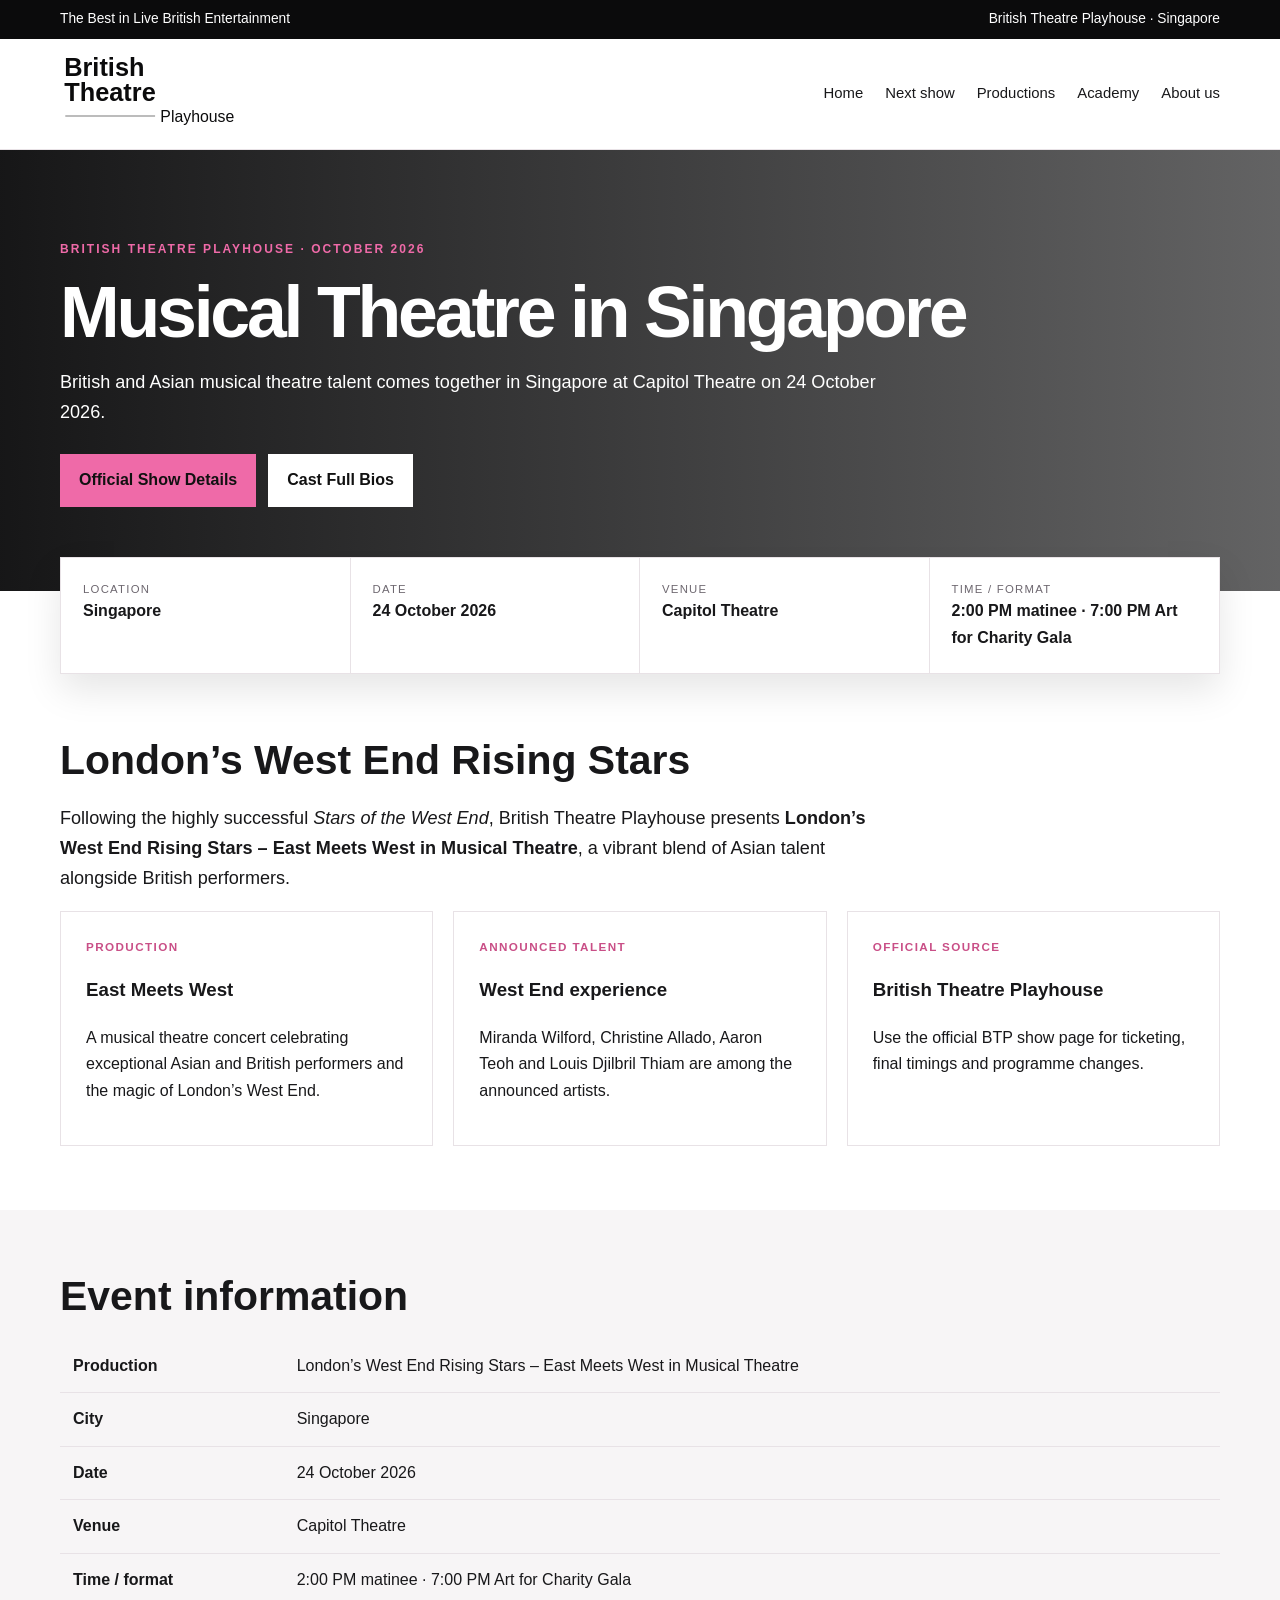
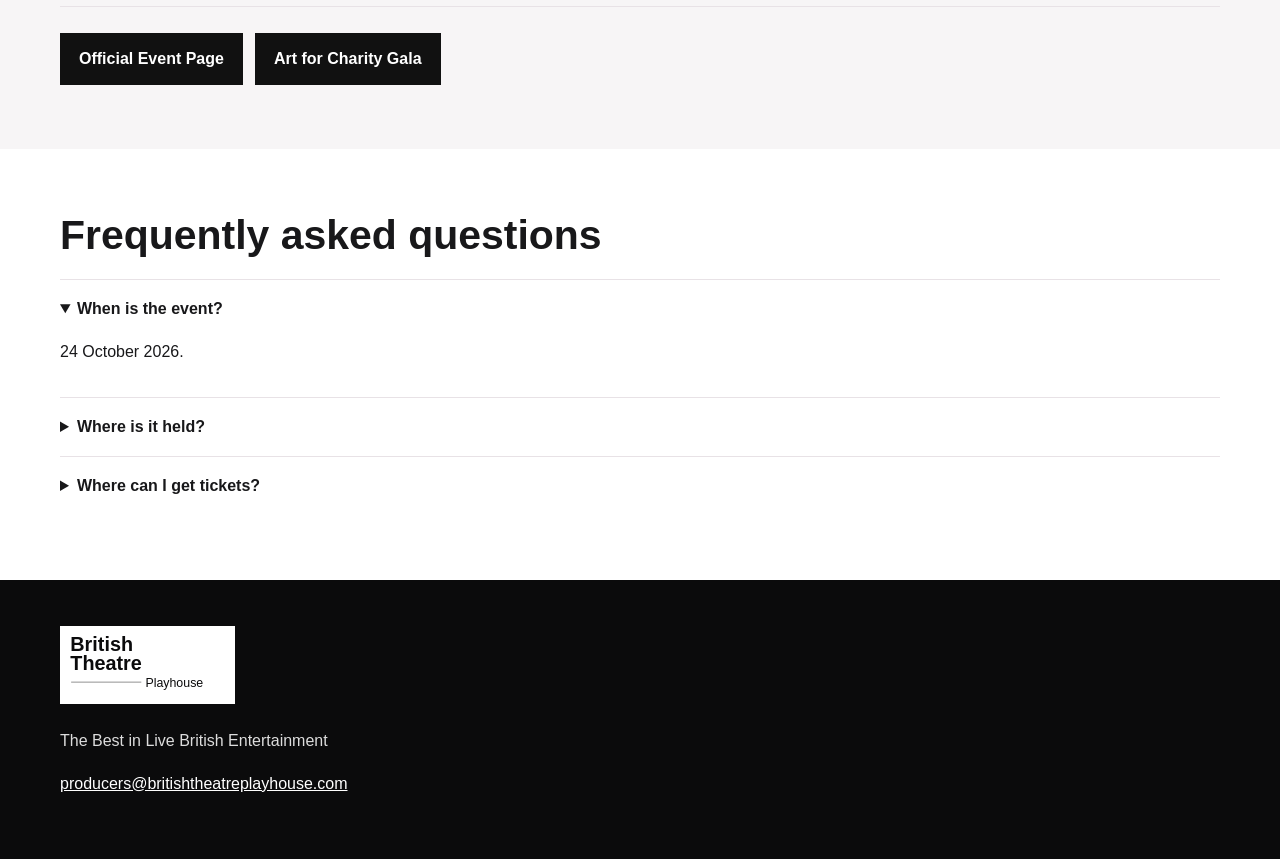
<file: discover/musical-theatre-singapore/index.html>
<!doctype html><html lang="en"><head><meta charset="utf-8"><meta name="viewport" content="width=device-width,initial-scale=1"><title>Musical Theatre in Singapore | West End Rising Stars</title><meta name="description" content="British and Asian musical theatre talent comes together in Singapore at Capitol Theatre on 24 October 2026."><meta name="robots" content="index,follow,max-image-preview:large"><link rel="canonical" href="https://britishtheatreplayhouse.com/discover/musical-theatre-singapore/"><meta property="og:type" content="website"><meta property="og:title" content="Musical Theatre in Singapore | West End Rising Stars"><meta property="og:description" content="British and Asian musical theatre talent comes together in Singapore at Capitol Theatre on 24 October 2026."><meta property="og:url" content="https://britishtheatreplayhouse.com/discover/musical-theatre-singapore/"><meta property="og:image" content="https://britishtheatreplayhouse.com/site/wp-content/uploads/2026/01/Business-Connect-Cover-Story-Jan-2026_page-0002-1-1024x683.jpg"><link rel="stylesheet" href="../../assets/btp-discover.css"><script type="application/ld+json">{"@context":"https://schema.org","@type":"WebPage","name":"Musical Theatre in Singapore | West End Rising Stars","description":"British and Asian musical theatre talent comes together in Singapore at Capitol Theatre on 24 October 2026.","url":"https://britishtheatreplayhouse.com/discover/musical-theatre-singapore/","isPartOf":{"@type":"WebSite","name":"British Theatre Playhouse","url":"https://britishtheatreplayhouse.com"}}</script><script type="application/ld+json">{"@context":"https://schema.org","@type":["Event","TheaterEvent"],"name":"London’s West End Rising Stars – East Meets West in Musical Theatre","description":"British and Asian musical theatre talent comes together in Singapore at Capitol Theatre on 24 October 2026.","startDate":"2026-10-24T14:00:00+08:00","eventStatus":"https://schema.org/EventScheduled","eventAttendanceMode":"https://schema.org/OfflineEventAttendanceMode","location":{"@type":"PerformingArtsTheater","name":"Capitol Theatre","address":{"@type":"PostalAddress","addressLocality":"Singapore","addressCountry":"SG"}},"organizer":{"@type":"Organization","name":"British Theatre Playhouse","url":"https://britishtheatreplayhouse.com"},"url":"https://britishtheatreplayhouse.com/londons-west-end-rising-stars/"}</script></head><body><div class="top"><div class="wrap"><span>The Best in Live British Entertainment</span><span>British Theatre Playhouse · Singapore</span></div></div><header><div class="wrap nav"><a class="logo" href="https://britishtheatreplayhouse.com"><img src="../../assets/btp-logo.svg" alt="British Theatre Playhouse"></a><nav class="links"><a href="https://britishtheatreplayhouse.com/">Home</a><a href="https://britishtheatreplayhouse.com/londons-west-end-rising-stars/">Next show</a><a href="https://britishtheatreplayhouse.com/productions/">Productions</a><a href="https://britishtheatreplayhouse.com/british-theatre-playhouse-academy/">Academy</a><a href="https://britishtheatreplayhouse.com/about-us/">About us</a></nav></div></header><section class="hero"><div class="wrap"><div class="eyebrow">British Theatre Playhouse · October 2026</div><h1>Musical Theatre in Singapore</h1><p>British and Asian musical theatre talent comes together in Singapore at Capitol Theatre on 24 October 2026.</p><div class="actions"><a class="btn pink" href="https://britishtheatreplayhouse.com/londons-west-end-rising-stars/">Official Show Details</a><a class="btn white" href="https://britishtheatreplayhouse.com/londons-west-end-rising-cast-bios/">Cast Full Bios</a></div></div></section><main><div class="wrap facts"><div class="fact"><span>Location</span><b>Singapore</b></div><div class="fact"><span>Date</span><b>24 October 2026</b></div><div class="fact"><span>Venue</span><b>Capitol Theatre</b></div><div class="fact"><span>Time / Format</span><b>2:00 PM matinee · 7:00 PM Art for Charity Gala</b></div></div><section class="content"><div class="wrap"><h2>London’s West End Rising Stars</h2><p class="lead">Following the highly successful <em>Stars of the West End</em>, British Theatre Playhouse presents <strong>London’s West End Rising Stars – East Meets West in Musical Theatre</strong>, a vibrant blend of Asian talent alongside British performers.</p><div class="grid"><div class="card"><div class="kicker">Production</div><h3>East Meets West</h3><p>A musical theatre concert celebrating exceptional Asian and British performers and the magic of London’s West End.</p></div><div class="card"><div class="kicker">Announced talent</div><h3>West End experience</h3><p>Miranda Wilford, Christine Allado, Aaron Teoh and Louis Djilbril Thiam are among the announced artists.</p></div><div class="card"><div class="kicker">Official source</div><h3>British Theatre Playhouse</h3><p>Use the official BTP show page for ticketing, final timings and programme changes.</p></div></div></div></section><section class="content alt"><div class="wrap"><h2>Event information</h2><table><tr><th>Production</th><td>London’s West End Rising Stars – East Meets West in Musical Theatre</td></tr><tr><th>City</th><td>Singapore</td></tr><tr><th>Date</th><td>24 October 2026</td></tr><tr><th>Venue</th><td>Capitol Theatre</td></tr><tr><th>Time / format</th><td>2:00 PM matinee · 7:00 PM Art for Charity Gala</td></tr></table><div class="actions"><a class="btn dark" href="https://britishtheatreplayhouse.com/londons-west-end-rising-stars/">Official Event Page</a><a class="btn dark" href="https://britishtheatreplayhouse.com/next-show/">Art for Charity Gala</a></div></div></section><section class="content"><div class="wrap faq"><h2>Frequently asked questions</h2><details open><summary>When is the event?</summary><p>24 October 2026.</p></details><details><summary>Where is it held?</summary><p>Capitol Theatre.</p></details><details><summary>Where can I get tickets?</summary><p>Use the official British Theatre Playhouse event page for current ticket links.</p></details></div></section></main><footer><div class="wrap"><img src="../../assets/btp-logo.svg" alt="British Theatre Playhouse" style="height:78px;background:#fff;padding:7px"><p>The Best in Live British Entertainment</p><p><a href="mailto:producers@britishtheatreplayhouse.com">producers@britishtheatreplayhouse.com</a></p></div></footer></body></html>
</file>
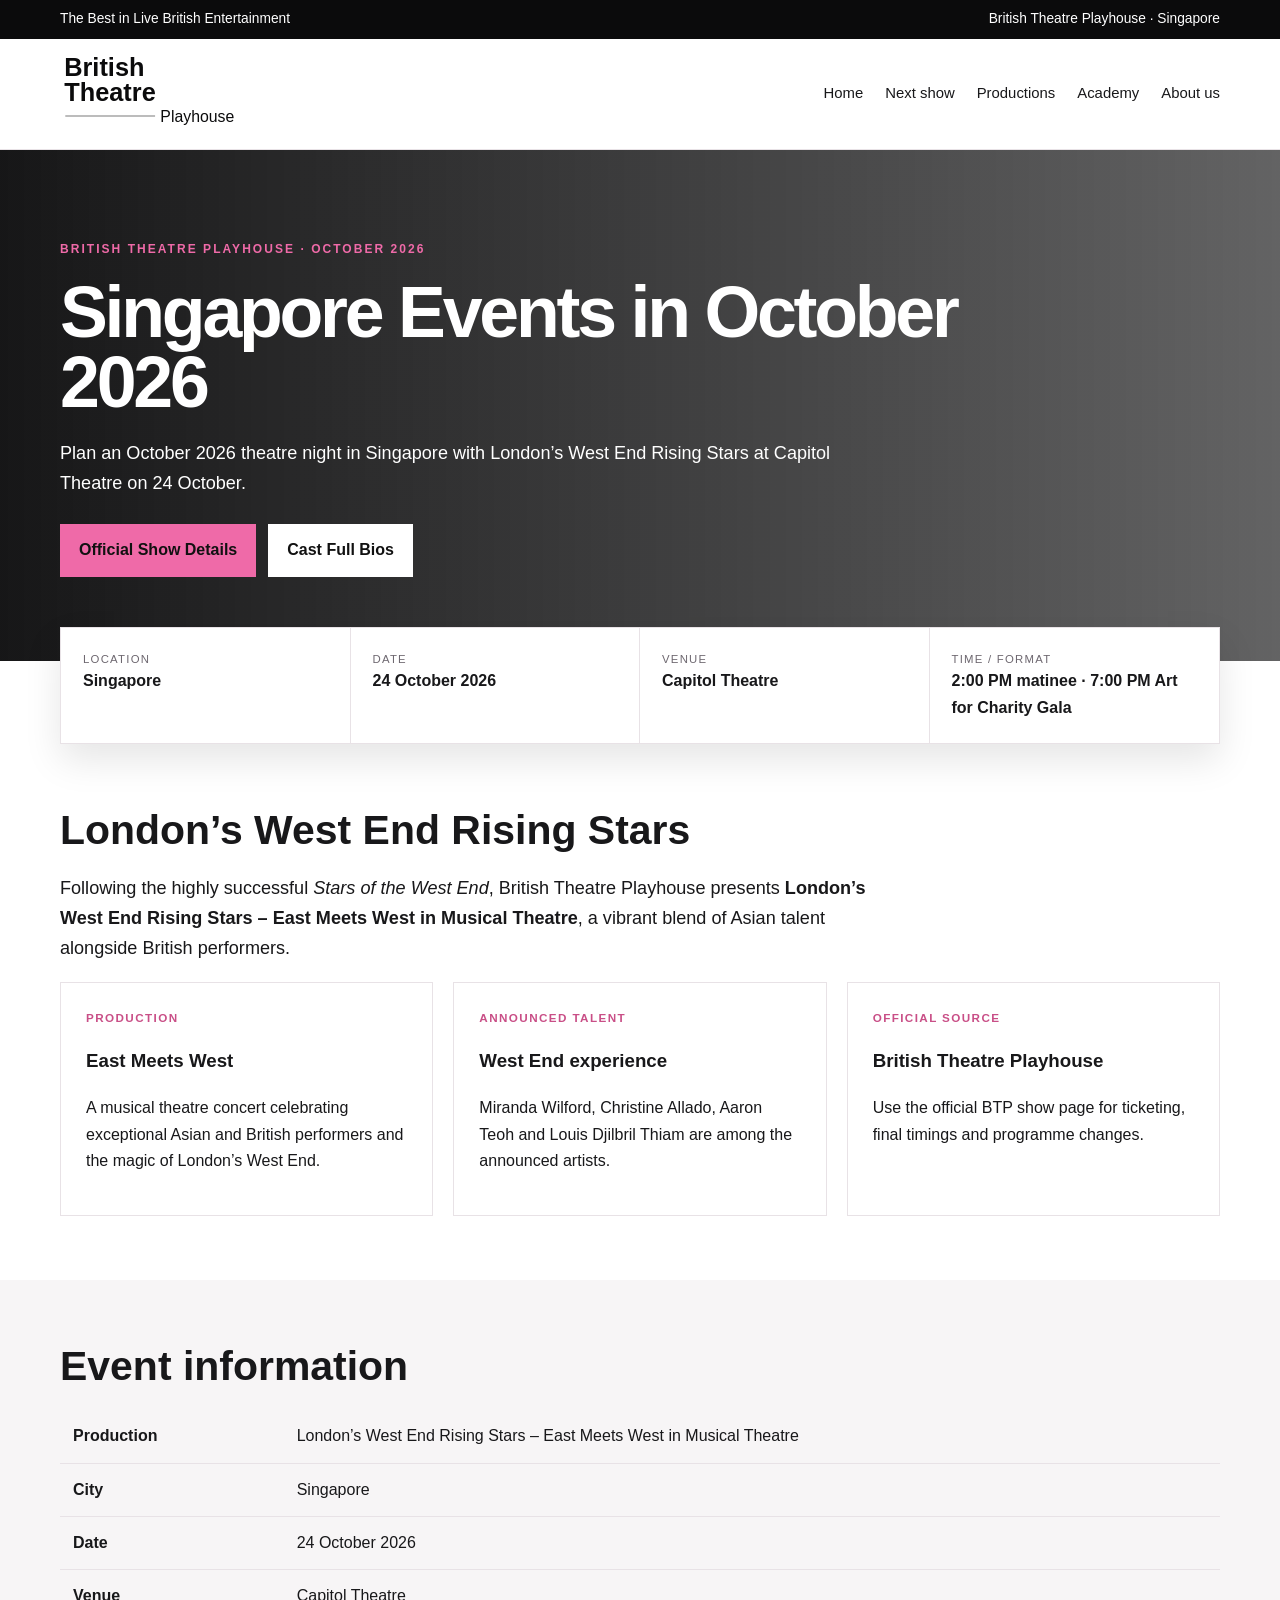
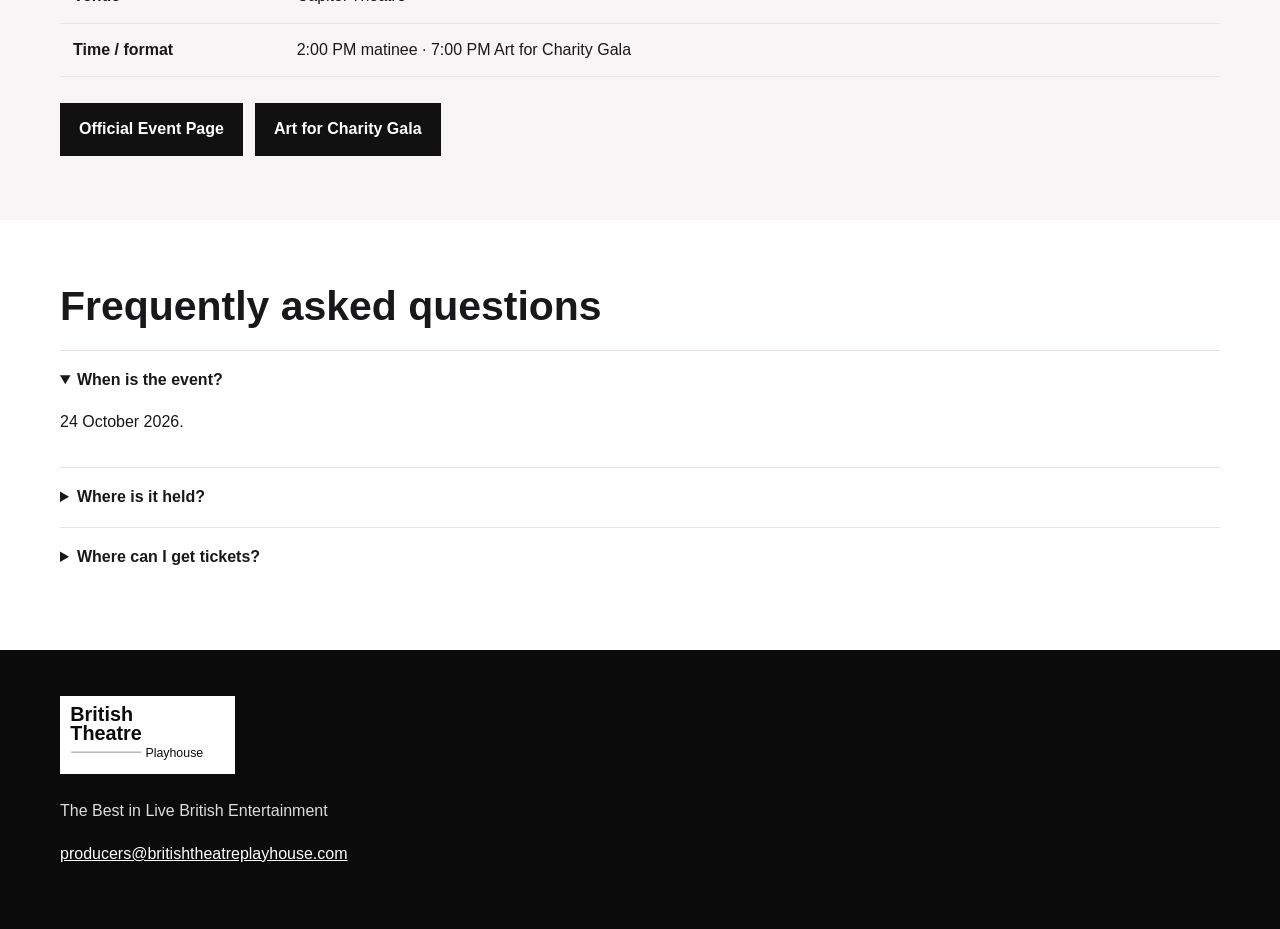
<file: discover/singapore-events-october-2026/index.html>
<!doctype html><html lang="en"><head><meta charset="utf-8"><meta name="viewport" content="width=device-width,initial-scale=1"><title>Singapore Events in October 2026 | Musical Theatre</title><meta name="description" content="Plan an October 2026 theatre night in Singapore with London’s West End Rising Stars at Capitol Theatre on 24 October."><meta name="robots" content="index,follow,max-image-preview:large"><link rel="canonical" href="https://britishtheatreplayhouse.com/discover/singapore-events-october-2026/"><meta property="og:type" content="website"><meta property="og:title" content="Singapore Events in October 2026 | Musical Theatre"><meta property="og:description" content="Plan an October 2026 theatre night in Singapore with London’s West End Rising Stars at Capitol Theatre on 24 October."><meta property="og:url" content="https://britishtheatreplayhouse.com/discover/singapore-events-october-2026/"><meta property="og:image" content="https://britishtheatreplayhouse.com/site/wp-content/uploads/2026/01/Business-Connect-Cover-Story-Jan-2026_page-0002-1-1024x683.jpg"><link rel="stylesheet" href="../../assets/btp-discover.css"><script type="application/ld+json">{"@context":"https://schema.org","@type":"WebPage","name":"Singapore Events in October 2026 | Musical Theatre","description":"Plan an October 2026 theatre night in Singapore with London’s West End Rising Stars at Capitol Theatre on 24 October.","url":"https://britishtheatreplayhouse.com/discover/singapore-events-october-2026/","isPartOf":{"@type":"WebSite","name":"British Theatre Playhouse","url":"https://britishtheatreplayhouse.com"}}</script><script type="application/ld+json">{"@context":"https://schema.org","@type":["Event","TheaterEvent"],"name":"London’s West End Rising Stars – East Meets West in Musical Theatre","description":"Plan an October 2026 theatre night in Singapore with London’s West End Rising Stars at Capitol Theatre on 24 October.","startDate":"2026-10-24T14:00:00+08:00","eventStatus":"https://schema.org/EventScheduled","eventAttendanceMode":"https://schema.org/OfflineEventAttendanceMode","location":{"@type":"PerformingArtsTheater","name":"Capitol Theatre","address":{"@type":"PostalAddress","addressLocality":"Singapore","addressCountry":"SG"}},"organizer":{"@type":"Organization","name":"British Theatre Playhouse","url":"https://britishtheatreplayhouse.com"},"url":"https://britishtheatreplayhouse.com/londons-west-end-rising-stars/"}</script></head><body><div class="top"><div class="wrap"><span>The Best in Live British Entertainment</span><span>British Theatre Playhouse · Singapore</span></div></div><header><div class="wrap nav"><a class="logo" href="https://britishtheatreplayhouse.com"><img src="../../assets/btp-logo.svg" alt="British Theatre Playhouse"></a><nav class="links"><a href="https://britishtheatreplayhouse.com/">Home</a><a href="https://britishtheatreplayhouse.com/londons-west-end-rising-stars/">Next show</a><a href="https://britishtheatreplayhouse.com/productions/">Productions</a><a href="https://britishtheatreplayhouse.com/british-theatre-playhouse-academy/">Academy</a><a href="https://britishtheatreplayhouse.com/about-us/">About us</a></nav></div></header><section class="hero"><div class="wrap"><div class="eyebrow">British Theatre Playhouse · October 2026</div><h1>Singapore Events in October 2026</h1><p>Plan an October 2026 theatre night in Singapore with London’s West End Rising Stars at Capitol Theatre on 24 October.</p><div class="actions"><a class="btn pink" href="https://britishtheatreplayhouse.com/londons-west-end-rising-stars/">Official Show Details</a><a class="btn white" href="https://britishtheatreplayhouse.com/londons-west-end-rising-cast-bios/">Cast Full Bios</a></div></div></section><main><div class="wrap facts"><div class="fact"><span>Location</span><b>Singapore</b></div><div class="fact"><span>Date</span><b>24 October 2026</b></div><div class="fact"><span>Venue</span><b>Capitol Theatre</b></div><div class="fact"><span>Time / Format</span><b>2:00 PM matinee · 7:00 PM Art for Charity Gala</b></div></div><section class="content"><div class="wrap"><h2>London’s West End Rising Stars</h2><p class="lead">Following the highly successful <em>Stars of the West End</em>, British Theatre Playhouse presents <strong>London’s West End Rising Stars – East Meets West in Musical Theatre</strong>, a vibrant blend of Asian talent alongside British performers.</p><div class="grid"><div class="card"><div class="kicker">Production</div><h3>East Meets West</h3><p>A musical theatre concert celebrating exceptional Asian and British performers and the magic of London’s West End.</p></div><div class="card"><div class="kicker">Announced talent</div><h3>West End experience</h3><p>Miranda Wilford, Christine Allado, Aaron Teoh and Louis Djilbril Thiam are among the announced artists.</p></div><div class="card"><div class="kicker">Official source</div><h3>British Theatre Playhouse</h3><p>Use the official BTP show page for ticketing, final timings and programme changes.</p></div></div></div></section><section class="content alt"><div class="wrap"><h2>Event information</h2><table><tr><th>Production</th><td>London’s West End Rising Stars – East Meets West in Musical Theatre</td></tr><tr><th>City</th><td>Singapore</td></tr><tr><th>Date</th><td>24 October 2026</td></tr><tr><th>Venue</th><td>Capitol Theatre</td></tr><tr><th>Time / format</th><td>2:00 PM matinee · 7:00 PM Art for Charity Gala</td></tr></table><div class="actions"><a class="btn dark" href="https://britishtheatreplayhouse.com/londons-west-end-rising-stars/">Official Event Page</a><a class="btn dark" href="https://britishtheatreplayhouse.com/next-show/">Art for Charity Gala</a></div></div></section><section class="content"><div class="wrap faq"><h2>Frequently asked questions</h2><details open><summary>When is the event?</summary><p>24 October 2026.</p></details><details><summary>Where is it held?</summary><p>Capitol Theatre.</p></details><details><summary>Where can I get tickets?</summary><p>Use the official British Theatre Playhouse event page for current ticket links.</p></details></div></section></main><footer><div class="wrap"><img src="../../assets/btp-logo.svg" alt="British Theatre Playhouse" style="height:78px;background:#fff;padding:7px"><p>The Best in Live British Entertainment</p><p><a href="mailto:producers@britishtheatreplayhouse.com">producers@britishtheatreplayhouse.com</a></p></div></footer></body></html>
</file>
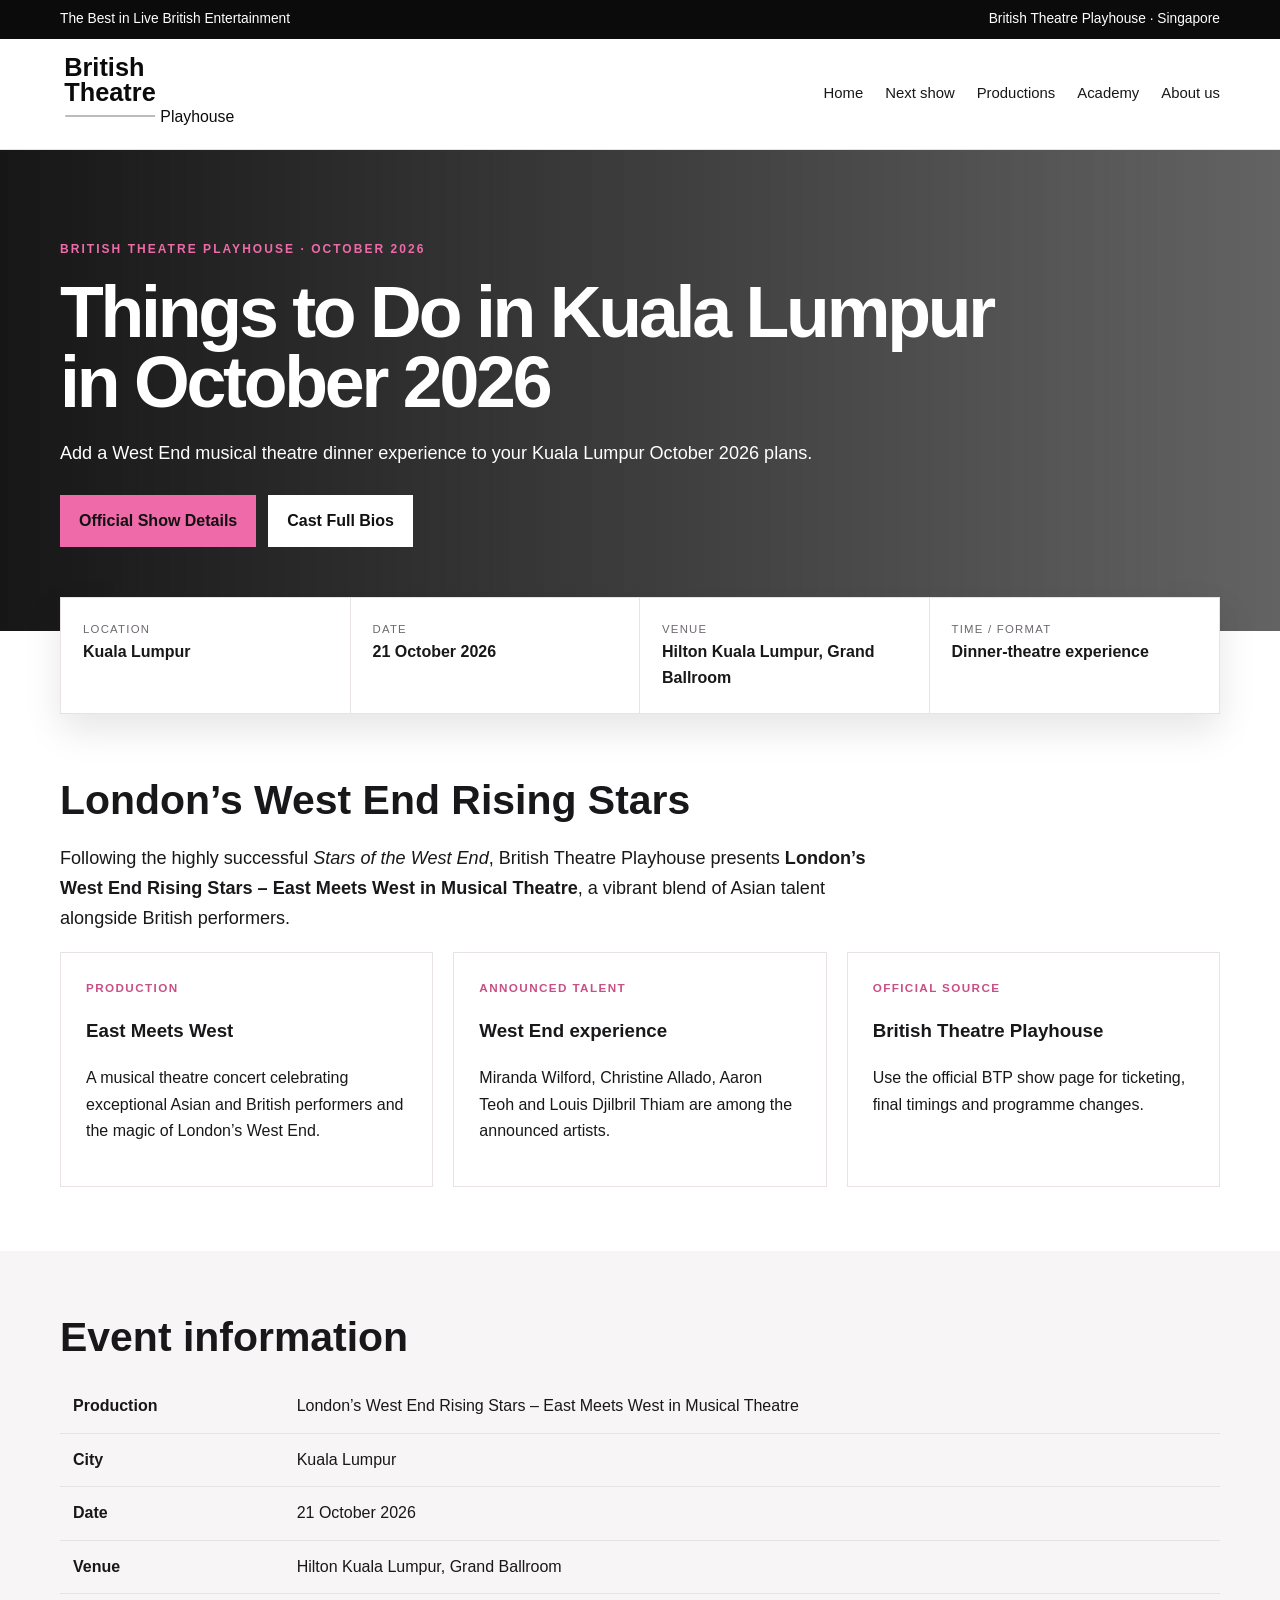
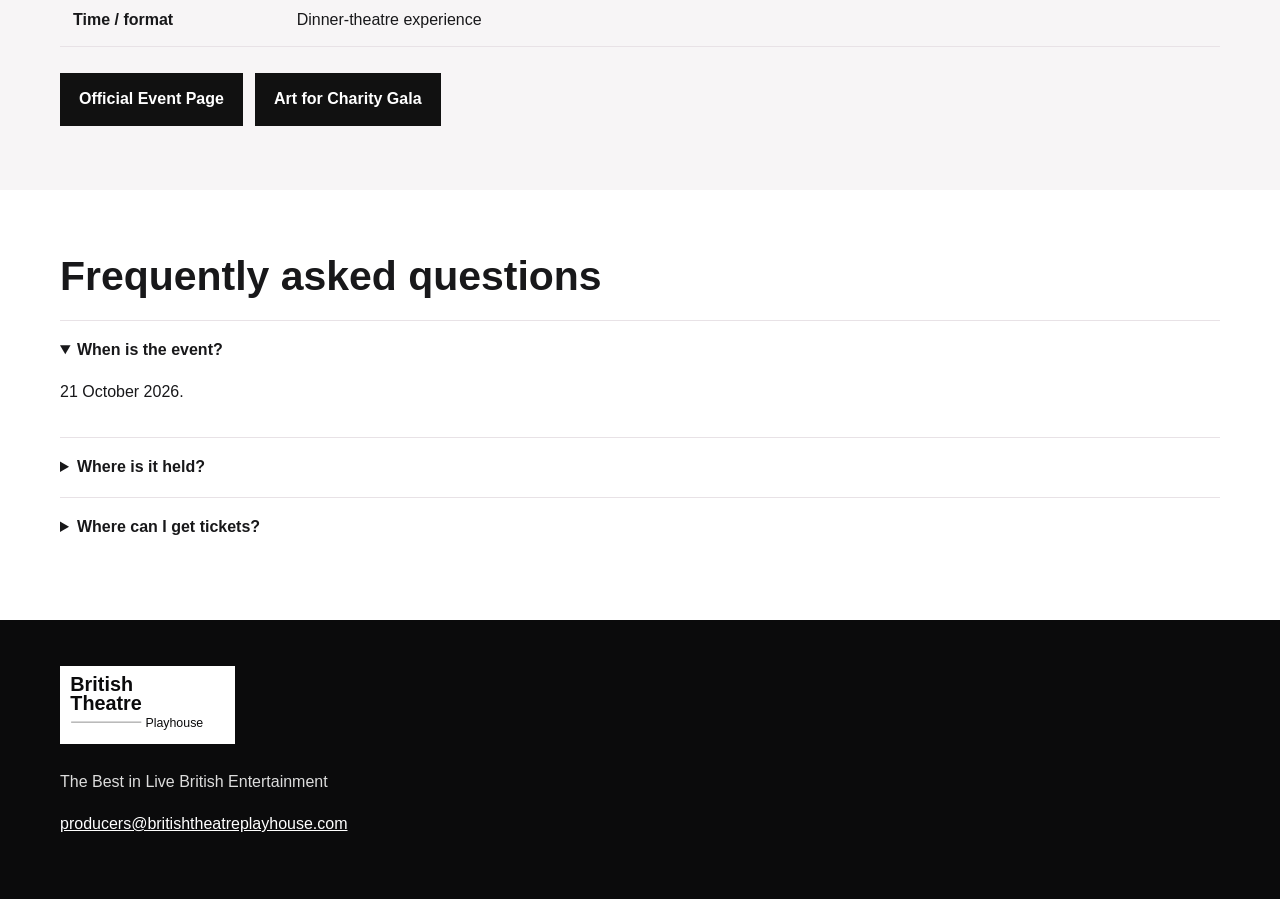
<file: discover/things-to-do-kuala-lumpur-october-2026/index.html>
<!doctype html><html lang="en"><head><meta charset="utf-8"><meta name="viewport" content="width=device-width,initial-scale=1"><title>Things to Do in Kuala Lumpur in October 2026</title><meta name="description" content="Add a West End musical theatre dinner experience to your Kuala Lumpur October 2026 plans."><meta name="robots" content="index,follow,max-image-preview:large"><link rel="canonical" href="https://britishtheatreplayhouse.com/discover/things-to-do-kuala-lumpur-october-2026/"><meta property="og:type" content="website"><meta property="og:title" content="Things to Do in Kuala Lumpur in October 2026"><meta property="og:description" content="Add a West End musical theatre dinner experience to your Kuala Lumpur October 2026 plans."><meta property="og:url" content="https://britishtheatreplayhouse.com/discover/things-to-do-kuala-lumpur-october-2026/"><meta property="og:image" content="https://britishtheatreplayhouse.com/site/wp-content/uploads/2026/01/Business-Connect-Cover-Story-Jan-2026_page-0002-1-1024x683.jpg"><link rel="stylesheet" href="../../assets/btp-discover.css"><script type="application/ld+json">{"@context":"https://schema.org","@type":"WebPage","name":"Things to Do in Kuala Lumpur in October 2026","description":"Add a West End musical theatre dinner experience to your Kuala Lumpur October 2026 plans.","url":"https://britishtheatreplayhouse.com/discover/things-to-do-kuala-lumpur-october-2026/","isPartOf":{"@type":"WebSite","name":"British Theatre Playhouse","url":"https://britishtheatreplayhouse.com"}}</script><script type="application/ld+json">{"@context":"https://schema.org","@type":["Event","TheaterEvent"],"name":"London’s West End Rising Stars – East Meets West in Musical Theatre","description":"Add a West End musical theatre dinner experience to your Kuala Lumpur October 2026 plans.","startDate":"2026-10-21T18:00:00+08:00","eventStatus":"https://schema.org/EventScheduled","eventAttendanceMode":"https://schema.org/OfflineEventAttendanceMode","location":{"@type":"EventVenue","name":"Hilton Kuala Lumpur, Grand Ballroom","address":{"@type":"PostalAddress","addressLocality":"Kuala Lumpur","addressCountry":"MY"}},"organizer":{"@type":"Organization","name":"British Theatre Playhouse","url":"https://britishtheatreplayhouse.com"},"url":"https://britishtheatreplayhouse.com/londons-west-end-rising-stars/"}</script></head><body><div class="top"><div class="wrap"><span>The Best in Live British Entertainment</span><span>British Theatre Playhouse · Singapore</span></div></div><header><div class="wrap nav"><a class="logo" href="https://britishtheatreplayhouse.com"><img src="../../assets/btp-logo.svg" alt="British Theatre Playhouse"></a><nav class="links"><a href="https://britishtheatreplayhouse.com/">Home</a><a href="https://britishtheatreplayhouse.com/londons-west-end-rising-stars/">Next show</a><a href="https://britishtheatreplayhouse.com/productions/">Productions</a><a href="https://britishtheatreplayhouse.com/british-theatre-playhouse-academy/">Academy</a><a href="https://britishtheatreplayhouse.com/about-us/">About us</a></nav></div></header><section class="hero"><div class="wrap"><div class="eyebrow">British Theatre Playhouse · October 2026</div><h1>Things to Do in Kuala Lumpur in October 2026</h1><p>Add a West End musical theatre dinner experience to your Kuala Lumpur October 2026 plans.</p><div class="actions"><a class="btn pink" href="https://britishtheatreplayhouse.com/londons-west-end-rising-stars/">Official Show Details</a><a class="btn white" href="https://britishtheatreplayhouse.com/londons-west-end-rising-cast-bios/">Cast Full Bios</a></div></div></section><main><div class="wrap facts"><div class="fact"><span>Location</span><b>Kuala Lumpur</b></div><div class="fact"><span>Date</span><b>21 October 2026</b></div><div class="fact"><span>Venue</span><b>Hilton Kuala Lumpur, Grand Ballroom</b></div><div class="fact"><span>Time / Format</span><b>Dinner-theatre experience</b></div></div><section class="content"><div class="wrap"><h2>London’s West End Rising Stars</h2><p class="lead">Following the highly successful <em>Stars of the West End</em>, British Theatre Playhouse presents <strong>London’s West End Rising Stars – East Meets West in Musical Theatre</strong>, a vibrant blend of Asian talent alongside British performers.</p><div class="grid"><div class="card"><div class="kicker">Production</div><h3>East Meets West</h3><p>A musical theatre concert celebrating exceptional Asian and British performers and the magic of London’s West End.</p></div><div class="card"><div class="kicker">Announced talent</div><h3>West End experience</h3><p>Miranda Wilford, Christine Allado, Aaron Teoh and Louis Djilbril Thiam are among the announced artists.</p></div><div class="card"><div class="kicker">Official source</div><h3>British Theatre Playhouse</h3><p>Use the official BTP show page for ticketing, final timings and programme changes.</p></div></div></div></section><section class="content alt"><div class="wrap"><h2>Event information</h2><table><tr><th>Production</th><td>London’s West End Rising Stars – East Meets West in Musical Theatre</td></tr><tr><th>City</th><td>Kuala Lumpur</td></tr><tr><th>Date</th><td>21 October 2026</td></tr><tr><th>Venue</th><td>Hilton Kuala Lumpur, Grand Ballroom</td></tr><tr><th>Time / format</th><td>Dinner-theatre experience</td></tr></table><div class="actions"><a class="btn dark" href="https://britishtheatreplayhouse.com/londons-west-end-rising-stars/">Official Event Page</a><a class="btn dark" href="https://britishtheatreplayhouse.com/next-show/">Art for Charity Gala</a></div></div></section><section class="content"><div class="wrap faq"><h2>Frequently asked questions</h2><details open><summary>When is the event?</summary><p>21 October 2026.</p></details><details><summary>Where is it held?</summary><p>Hilton Kuala Lumpur, Grand Ballroom.</p></details><details><summary>Where can I get tickets?</summary><p>Use the official British Theatre Playhouse event page for current ticket links.</p></details></div></section></main><footer><div class="wrap"><img src="../../assets/btp-logo.svg" alt="British Theatre Playhouse" style="height:78px;background:#fff;padding:7px"><p>The Best in Live British Entertainment</p><p><a href="mailto:producers@britishtheatreplayhouse.com">producers@britishtheatreplayhouse.com</a></p></div></footer></body></html>
</file>
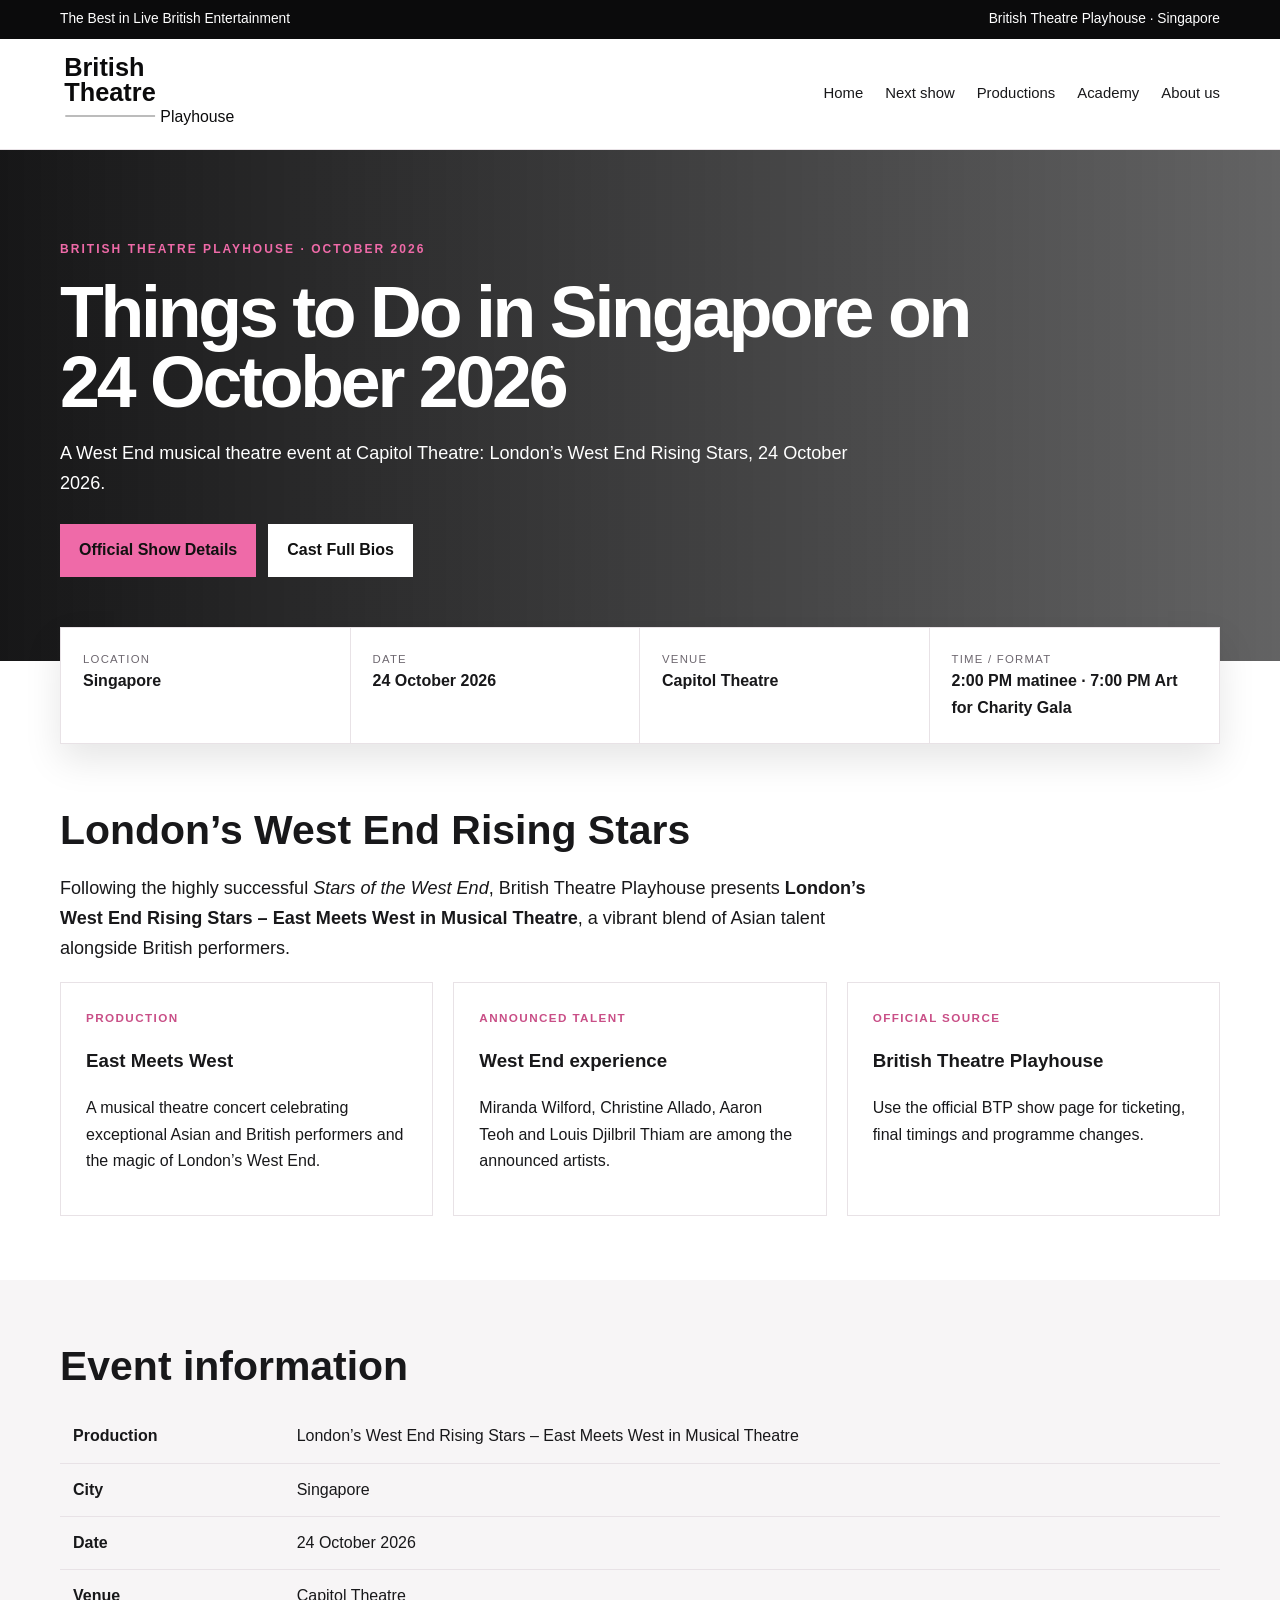
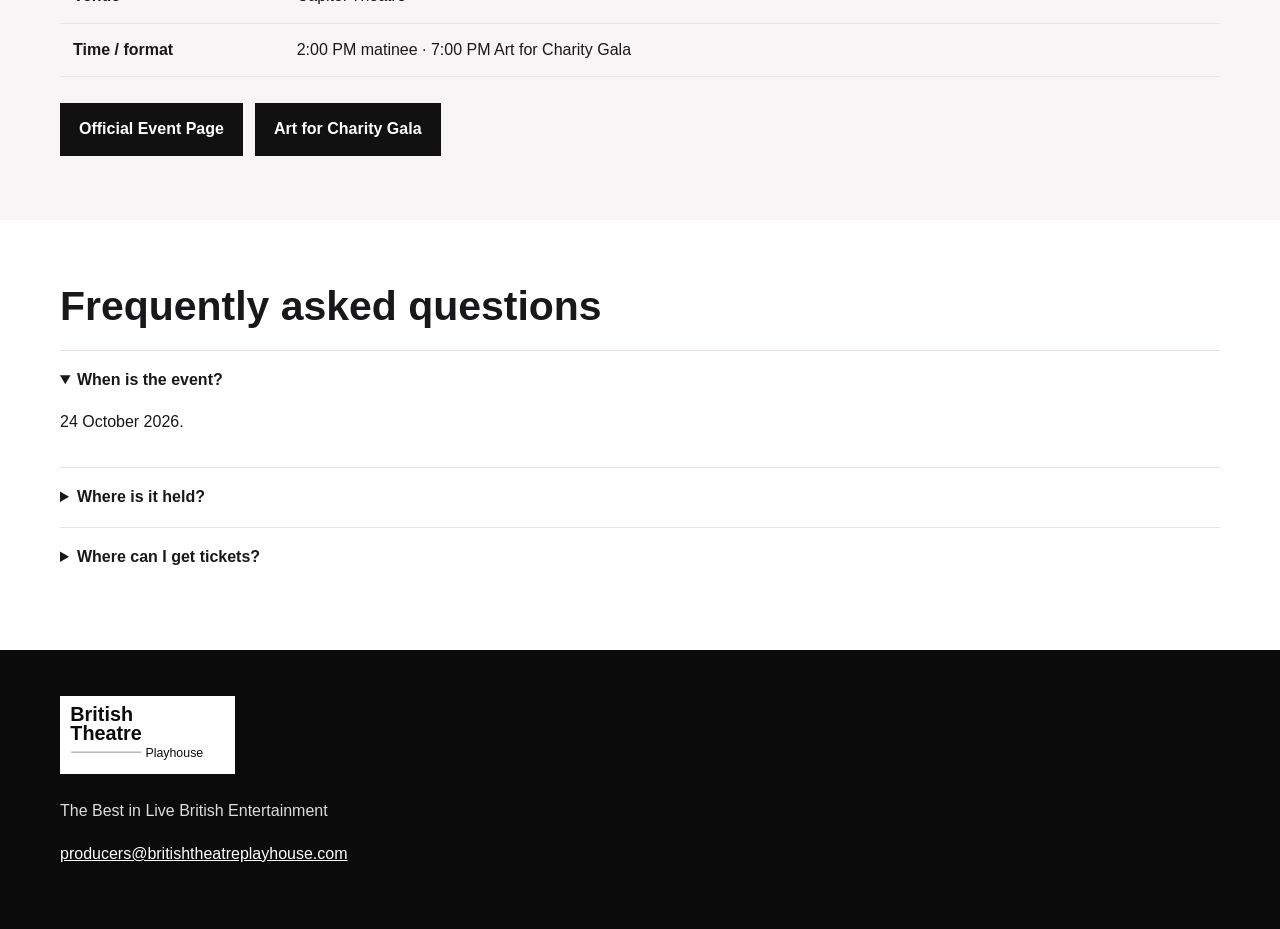
<file: discover/things-to-do-singapore-24-october-2026/index.html>
<!doctype html><html lang="en"><head><meta charset="utf-8"><meta name="viewport" content="width=device-width,initial-scale=1"><title>Things to Do in Singapore on 24 October 2026</title><meta name="description" content="A West End musical theatre event at Capitol Theatre: London’s West End Rising Stars, 24 October 2026."><meta name="robots" content="index,follow,max-image-preview:large"><link rel="canonical" href="https://britishtheatreplayhouse.com/discover/things-to-do-singapore-24-october-2026/"><meta property="og:type" content="website"><meta property="og:title" content="Things to Do in Singapore on 24 October 2026"><meta property="og:description" content="A West End musical theatre event at Capitol Theatre: London’s West End Rising Stars, 24 October 2026."><meta property="og:url" content="https://britishtheatreplayhouse.com/discover/things-to-do-singapore-24-october-2026/"><meta property="og:image" content="https://britishtheatreplayhouse.com/site/wp-content/uploads/2026/01/Business-Connect-Cover-Story-Jan-2026_page-0002-1-1024x683.jpg"><link rel="stylesheet" href="../../assets/btp-discover.css"><script type="application/ld+json">{"@context":"https://schema.org","@type":"WebPage","name":"Things to Do in Singapore on 24 October 2026","description":"A West End musical theatre event at Capitol Theatre: London’s West End Rising Stars, 24 October 2026.","url":"https://britishtheatreplayhouse.com/discover/things-to-do-singapore-24-october-2026/","isPartOf":{"@type":"WebSite","name":"British Theatre Playhouse","url":"https://britishtheatreplayhouse.com"}}</script><script type="application/ld+json">{"@context":"https://schema.org","@type":["Event","TheaterEvent"],"name":"London’s West End Rising Stars – East Meets West in Musical Theatre","description":"A West End musical theatre event at Capitol Theatre: London’s West End Rising Stars, 24 October 2026.","startDate":"2026-10-24T14:00:00+08:00","eventStatus":"https://schema.org/EventScheduled","eventAttendanceMode":"https://schema.org/OfflineEventAttendanceMode","location":{"@type":"PerformingArtsTheater","name":"Capitol Theatre","address":{"@type":"PostalAddress","addressLocality":"Singapore","addressCountry":"SG"}},"organizer":{"@type":"Organization","name":"British Theatre Playhouse","url":"https://britishtheatreplayhouse.com"},"url":"https://britishtheatreplayhouse.com/londons-west-end-rising-stars/"}</script></head><body><div class="top"><div class="wrap"><span>The Best in Live British Entertainment</span><span>British Theatre Playhouse · Singapore</span></div></div><header><div class="wrap nav"><a class="logo" href="https://britishtheatreplayhouse.com"><img src="../../assets/btp-logo.svg" alt="British Theatre Playhouse"></a><nav class="links"><a href="https://britishtheatreplayhouse.com/">Home</a><a href="https://britishtheatreplayhouse.com/londons-west-end-rising-stars/">Next show</a><a href="https://britishtheatreplayhouse.com/productions/">Productions</a><a href="https://britishtheatreplayhouse.com/british-theatre-playhouse-academy/">Academy</a><a href="https://britishtheatreplayhouse.com/about-us/">About us</a></nav></div></header><section class="hero"><div class="wrap"><div class="eyebrow">British Theatre Playhouse · October 2026</div><h1>Things to Do in Singapore on 24 October 2026</h1><p>A West End musical theatre event at Capitol Theatre: London’s West End Rising Stars, 24 October 2026.</p><div class="actions"><a class="btn pink" href="https://britishtheatreplayhouse.com/londons-west-end-rising-stars/">Official Show Details</a><a class="btn white" href="https://britishtheatreplayhouse.com/londons-west-end-rising-cast-bios/">Cast Full Bios</a></div></div></section><main><div class="wrap facts"><div class="fact"><span>Location</span><b>Singapore</b></div><div class="fact"><span>Date</span><b>24 October 2026</b></div><div class="fact"><span>Venue</span><b>Capitol Theatre</b></div><div class="fact"><span>Time / Format</span><b>2:00 PM matinee · 7:00 PM Art for Charity Gala</b></div></div><section class="content"><div class="wrap"><h2>London’s West End Rising Stars</h2><p class="lead">Following the highly successful <em>Stars of the West End</em>, British Theatre Playhouse presents <strong>London’s West End Rising Stars – East Meets West in Musical Theatre</strong>, a vibrant blend of Asian talent alongside British performers.</p><div class="grid"><div class="card"><div class="kicker">Production</div><h3>East Meets West</h3><p>A musical theatre concert celebrating exceptional Asian and British performers and the magic of London’s West End.</p></div><div class="card"><div class="kicker">Announced talent</div><h3>West End experience</h3><p>Miranda Wilford, Christine Allado, Aaron Teoh and Louis Djilbril Thiam are among the announced artists.</p></div><div class="card"><div class="kicker">Official source</div><h3>British Theatre Playhouse</h3><p>Use the official BTP show page for ticketing, final timings and programme changes.</p></div></div></div></section><section class="content alt"><div class="wrap"><h2>Event information</h2><table><tr><th>Production</th><td>London’s West End Rising Stars – East Meets West in Musical Theatre</td></tr><tr><th>City</th><td>Singapore</td></tr><tr><th>Date</th><td>24 October 2026</td></tr><tr><th>Venue</th><td>Capitol Theatre</td></tr><tr><th>Time / format</th><td>2:00 PM matinee · 7:00 PM Art for Charity Gala</td></tr></table><div class="actions"><a class="btn dark" href="https://britishtheatreplayhouse.com/londons-west-end-rising-stars/">Official Event Page</a><a class="btn dark" href="https://britishtheatreplayhouse.com/next-show/">Art for Charity Gala</a></div></div></section><section class="content"><div class="wrap faq"><h2>Frequently asked questions</h2><details open><summary>When is the event?</summary><p>24 October 2026.</p></details><details><summary>Where is it held?</summary><p>Capitol Theatre.</p></details><details><summary>Where can I get tickets?</summary><p>Use the official British Theatre Playhouse event page for current ticket links.</p></details></div></section></main><footer><div class="wrap"><img src="../../assets/btp-logo.svg" alt="British Theatre Playhouse" style="height:78px;background:#fff;padding:7px"><p>The Best in Live British Entertainment</p><p><a href="mailto:producers@britishtheatreplayhouse.com">producers@britishtheatreplayhouse.com</a></p></div></footer></body></html>
</file>
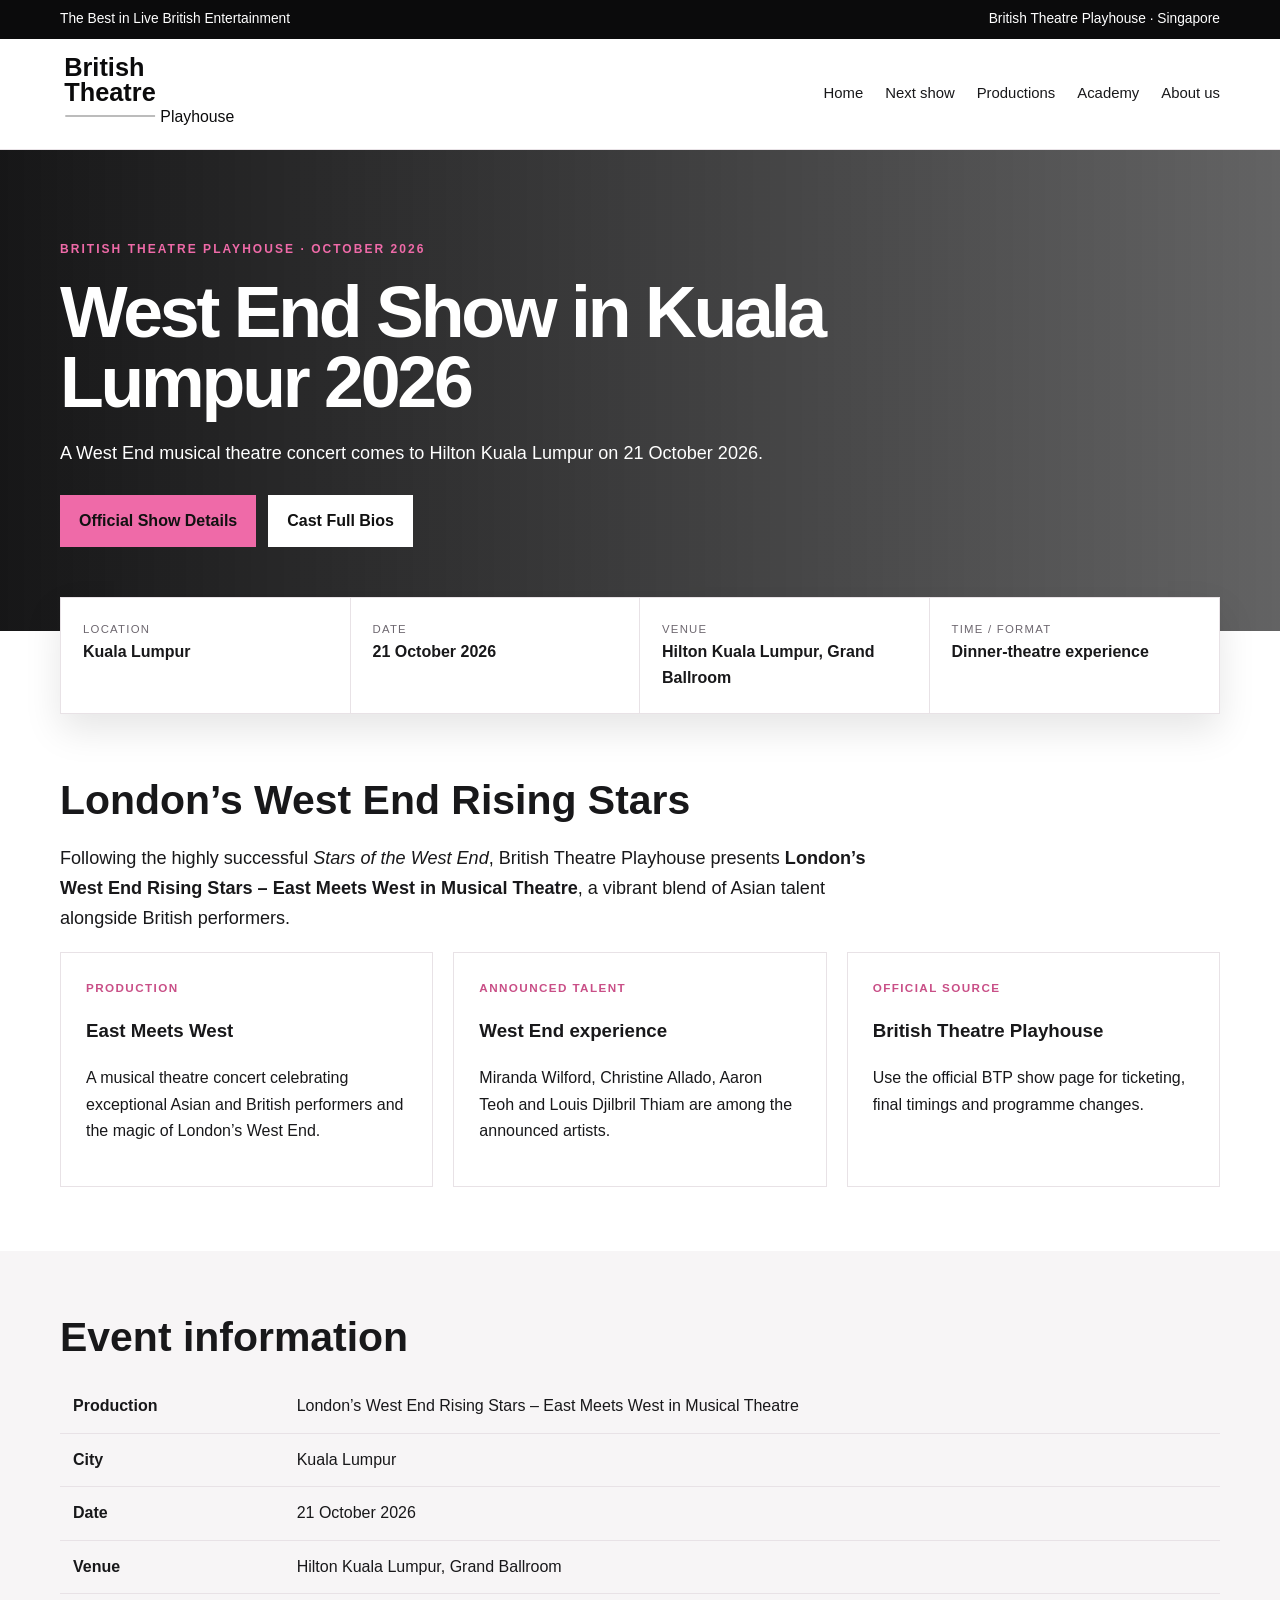
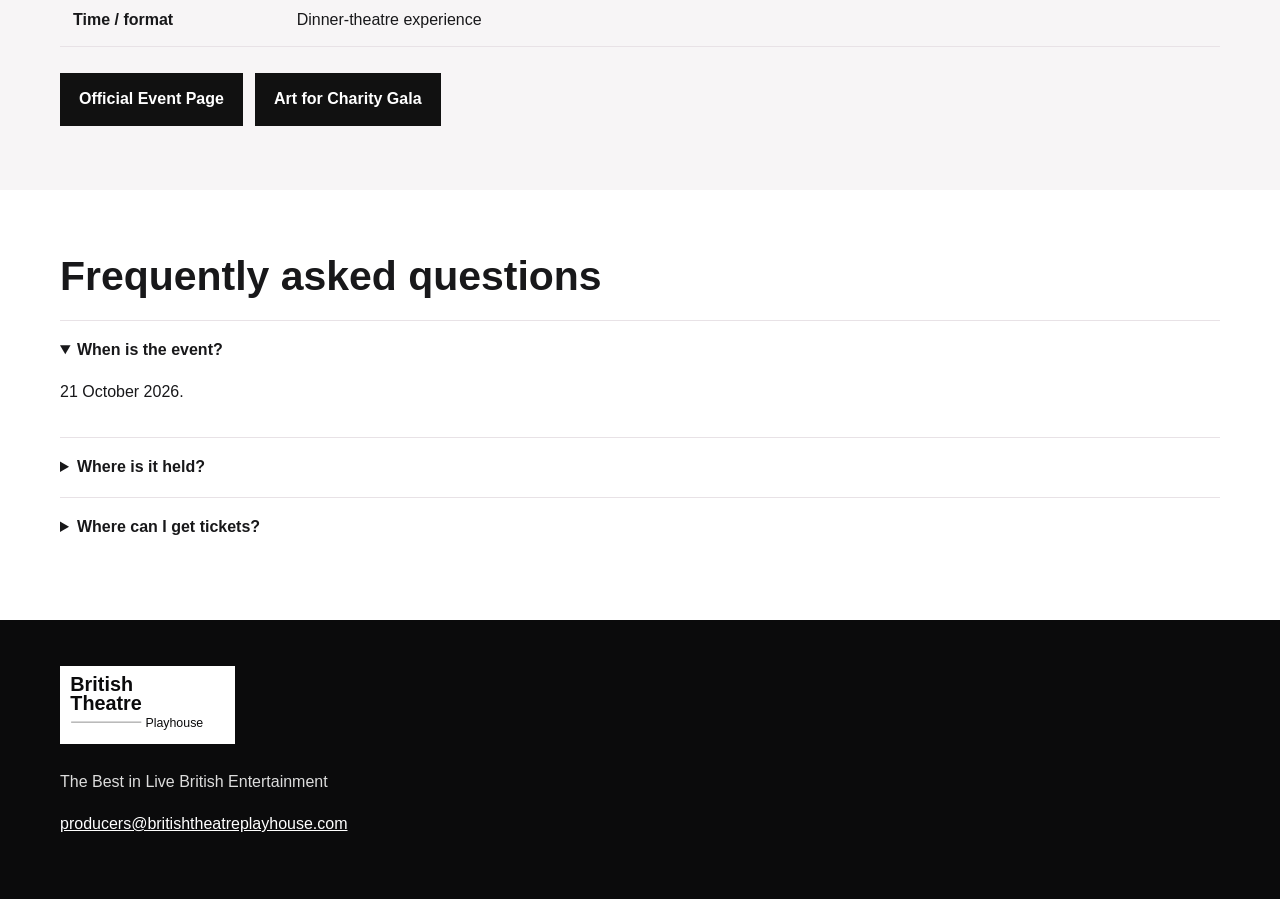
<file: discover/west-end-show-kuala-lumpur/index.html>
<!doctype html><html lang="en"><head><meta charset="utf-8"><meta name="viewport" content="width=device-width,initial-scale=1"><title>West End Show in Kuala Lumpur 2026</title><meta name="description" content="A West End musical theatre concert comes to Hilton Kuala Lumpur on 21 October 2026."><meta name="robots" content="index,follow,max-image-preview:large"><link rel="canonical" href="https://britishtheatreplayhouse.com/discover/west-end-show-kuala-lumpur/"><meta property="og:type" content="website"><meta property="og:title" content="West End Show in Kuala Lumpur 2026"><meta property="og:description" content="A West End musical theatre concert comes to Hilton Kuala Lumpur on 21 October 2026."><meta property="og:url" content="https://britishtheatreplayhouse.com/discover/west-end-show-kuala-lumpur/"><meta property="og:image" content="https://britishtheatreplayhouse.com/site/wp-content/uploads/2026/01/Business-Connect-Cover-Story-Jan-2026_page-0002-1-1024x683.jpg"><link rel="stylesheet" href="../../assets/btp-discover.css"><script type="application/ld+json">{"@context":"https://schema.org","@type":"WebPage","name":"West End Show in Kuala Lumpur 2026","description":"A West End musical theatre concert comes to Hilton Kuala Lumpur on 21 October 2026.","url":"https://britishtheatreplayhouse.com/discover/west-end-show-kuala-lumpur/","isPartOf":{"@type":"WebSite","name":"British Theatre Playhouse","url":"https://britishtheatreplayhouse.com"}}</script><script type="application/ld+json">{"@context":"https://schema.org","@type":["Event","TheaterEvent"],"name":"London’s West End Rising Stars – East Meets West in Musical Theatre","description":"A West End musical theatre concert comes to Hilton Kuala Lumpur on 21 October 2026.","startDate":"2026-10-21T18:00:00+08:00","eventStatus":"https://schema.org/EventScheduled","eventAttendanceMode":"https://schema.org/OfflineEventAttendanceMode","location":{"@type":"EventVenue","name":"Hilton Kuala Lumpur, Grand Ballroom","address":{"@type":"PostalAddress","addressLocality":"Kuala Lumpur","addressCountry":"MY"}},"organizer":{"@type":"Organization","name":"British Theatre Playhouse","url":"https://britishtheatreplayhouse.com"},"url":"https://britishtheatreplayhouse.com/londons-west-end-rising-stars/"}</script></head><body><div class="top"><div class="wrap"><span>The Best in Live British Entertainment</span><span>British Theatre Playhouse · Singapore</span></div></div><header><div class="wrap nav"><a class="logo" href="https://britishtheatreplayhouse.com"><img src="../../assets/btp-logo.svg" alt="British Theatre Playhouse"></a><nav class="links"><a href="https://britishtheatreplayhouse.com/">Home</a><a href="https://britishtheatreplayhouse.com/londons-west-end-rising-stars/">Next show</a><a href="https://britishtheatreplayhouse.com/productions/">Productions</a><a href="https://britishtheatreplayhouse.com/british-theatre-playhouse-academy/">Academy</a><a href="https://britishtheatreplayhouse.com/about-us/">About us</a></nav></div></header><section class="hero"><div class="wrap"><div class="eyebrow">British Theatre Playhouse · October 2026</div><h1>West End Show in Kuala Lumpur 2026</h1><p>A West End musical theatre concert comes to Hilton Kuala Lumpur on 21 October 2026.</p><div class="actions"><a class="btn pink" href="https://britishtheatreplayhouse.com/londons-west-end-rising-stars/">Official Show Details</a><a class="btn white" href="https://britishtheatreplayhouse.com/londons-west-end-rising-cast-bios/">Cast Full Bios</a></div></div></section><main><div class="wrap facts"><div class="fact"><span>Location</span><b>Kuala Lumpur</b></div><div class="fact"><span>Date</span><b>21 October 2026</b></div><div class="fact"><span>Venue</span><b>Hilton Kuala Lumpur, Grand Ballroom</b></div><div class="fact"><span>Time / Format</span><b>Dinner-theatre experience</b></div></div><section class="content"><div class="wrap"><h2>London’s West End Rising Stars</h2><p class="lead">Following the highly successful <em>Stars of the West End</em>, British Theatre Playhouse presents <strong>London’s West End Rising Stars – East Meets West in Musical Theatre</strong>, a vibrant blend of Asian talent alongside British performers.</p><div class="grid"><div class="card"><div class="kicker">Production</div><h3>East Meets West</h3><p>A musical theatre concert celebrating exceptional Asian and British performers and the magic of London’s West End.</p></div><div class="card"><div class="kicker">Announced talent</div><h3>West End experience</h3><p>Miranda Wilford, Christine Allado, Aaron Teoh and Louis Djilbril Thiam are among the announced artists.</p></div><div class="card"><div class="kicker">Official source</div><h3>British Theatre Playhouse</h3><p>Use the official BTP show page for ticketing, final timings and programme changes.</p></div></div></div></section><section class="content alt"><div class="wrap"><h2>Event information</h2><table><tr><th>Production</th><td>London’s West End Rising Stars – East Meets West in Musical Theatre</td></tr><tr><th>City</th><td>Kuala Lumpur</td></tr><tr><th>Date</th><td>21 October 2026</td></tr><tr><th>Venue</th><td>Hilton Kuala Lumpur, Grand Ballroom</td></tr><tr><th>Time / format</th><td>Dinner-theatre experience</td></tr></table><div class="actions"><a class="btn dark" href="https://britishtheatreplayhouse.com/londons-west-end-rising-stars/">Official Event Page</a><a class="btn dark" href="https://britishtheatreplayhouse.com/next-show/">Art for Charity Gala</a></div></div></section><section class="content"><div class="wrap faq"><h2>Frequently asked questions</h2><details open><summary>When is the event?</summary><p>21 October 2026.</p></details><details><summary>Where is it held?</summary><p>Hilton Kuala Lumpur, Grand Ballroom.</p></details><details><summary>Where can I get tickets?</summary><p>Use the official British Theatre Playhouse event page for current ticket links.</p></details></div></section></main><footer><div class="wrap"><img src="../../assets/btp-logo.svg" alt="British Theatre Playhouse" style="height:78px;background:#fff;padding:7px"><p>The Best in Live British Entertainment</p><p><a href="mailto:producers@britishtheatreplayhouse.com">producers@britishtheatreplayhouse.com</a></p></div></footer></body></html>
</file>
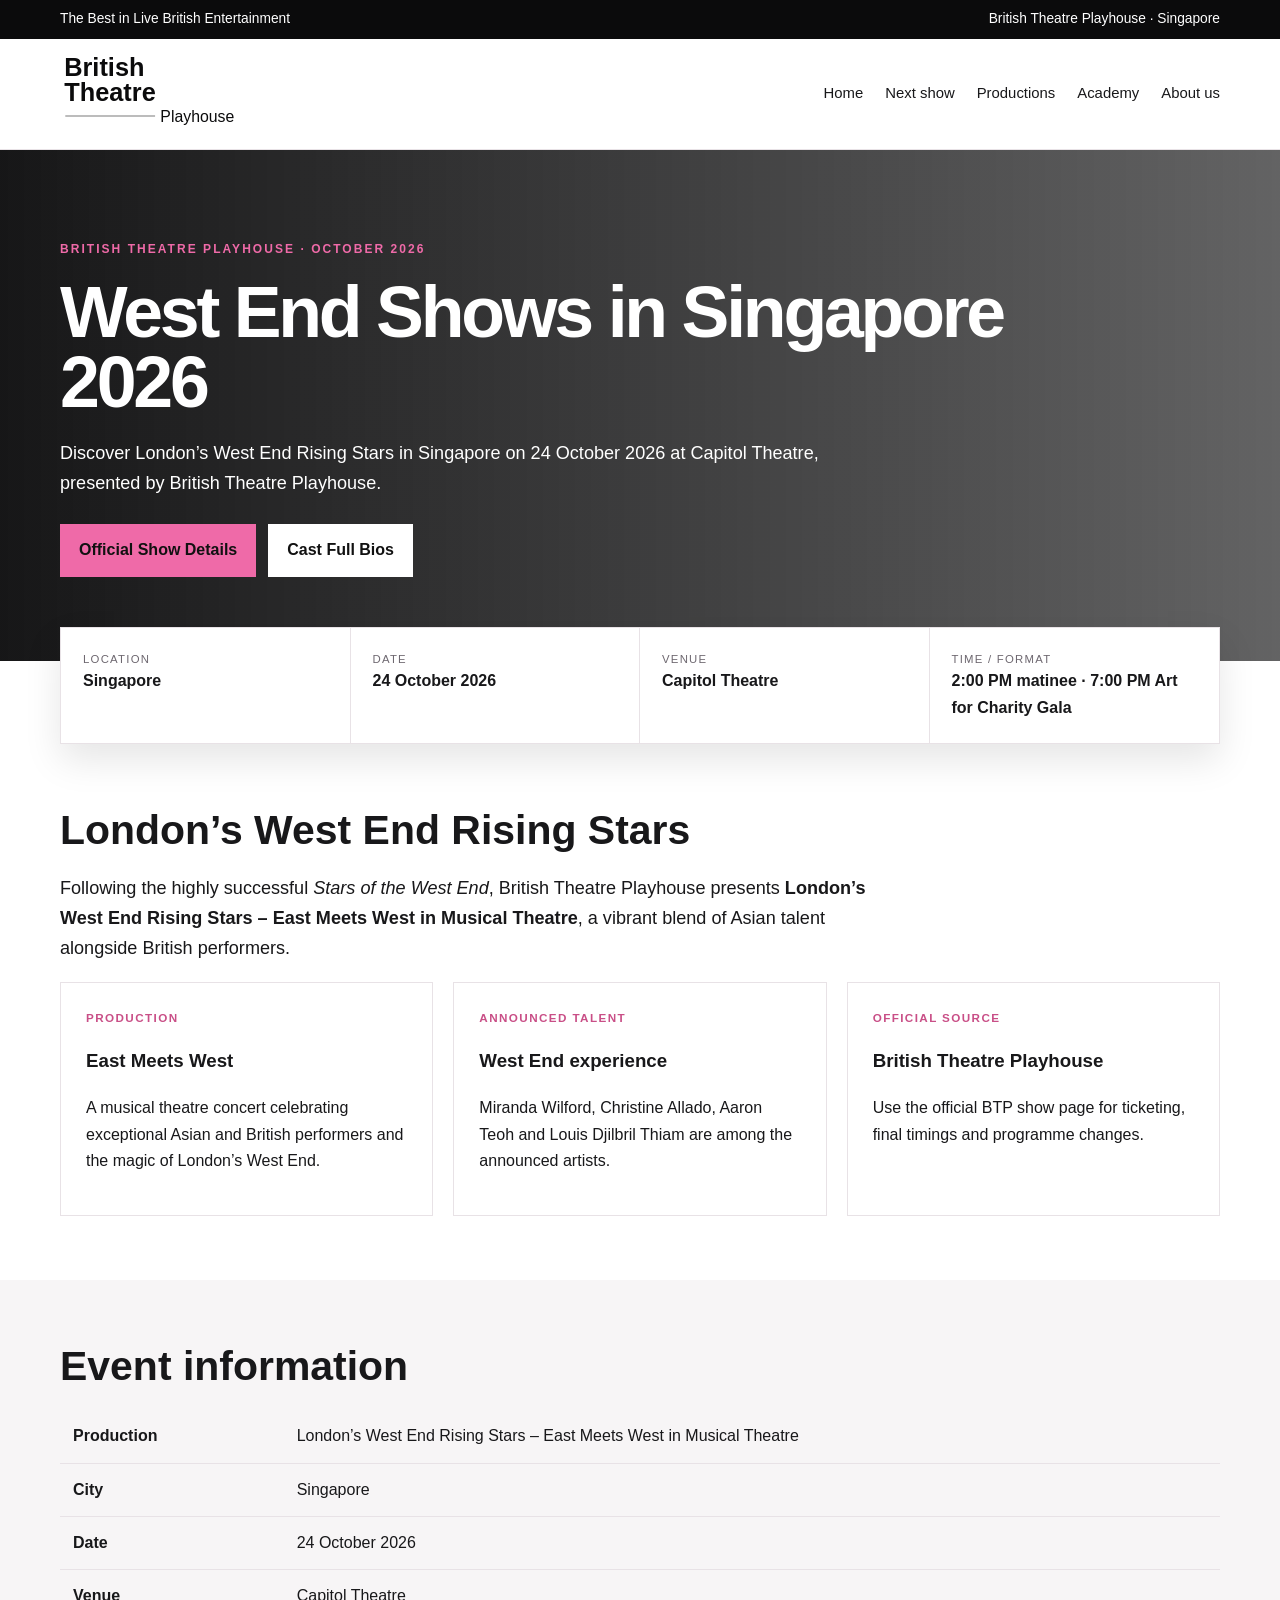
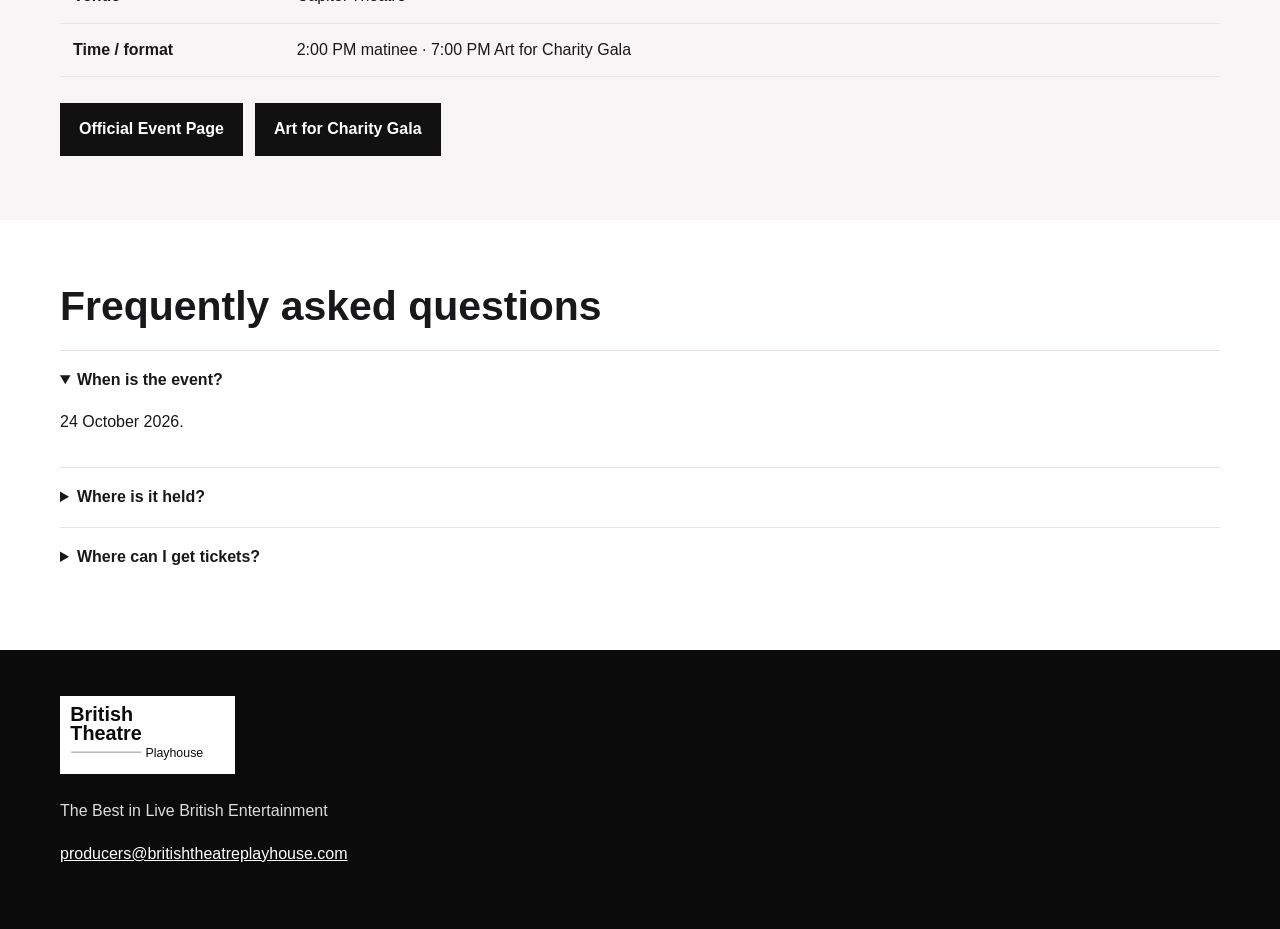
<file: discover/west-end-shows-singapore/index.html>
<!doctype html><html lang="en"><head><meta charset="utf-8"><meta name="viewport" content="width=device-width,initial-scale=1"><title>West End Shows in Singapore 2026</title><meta name="description" content="Discover London’s West End Rising Stars in Singapore on 24 October 2026 at Capitol Theatre, presented by British Theatre Playhouse."><meta name="robots" content="index,follow,max-image-preview:large"><link rel="canonical" href="https://britishtheatreplayhouse.com/discover/west-end-shows-singapore/"><meta property="og:type" content="website"><meta property="og:title" content="West End Shows in Singapore 2026"><meta property="og:description" content="Discover London’s West End Rising Stars in Singapore on 24 October 2026 at Capitol Theatre, presented by British Theatre Playhouse."><meta property="og:url" content="https://britishtheatreplayhouse.com/discover/west-end-shows-singapore/"><meta property="og:image" content="https://britishtheatreplayhouse.com/site/wp-content/uploads/2026/01/Business-Connect-Cover-Story-Jan-2026_page-0002-1-1024x683.jpg"><link rel="stylesheet" href="../../assets/btp-discover.css"><script type="application/ld+json">{"@context":"https://schema.org","@type":"WebPage","name":"West End Shows in Singapore 2026","description":"Discover London’s West End Rising Stars in Singapore on 24 October 2026 at Capitol Theatre, presented by British Theatre Playhouse.","url":"https://britishtheatreplayhouse.com/discover/west-end-shows-singapore/","isPartOf":{"@type":"WebSite","name":"British Theatre Playhouse","url":"https://britishtheatreplayhouse.com"}}</script><script type="application/ld+json">{"@context":"https://schema.org","@type":["Event","TheaterEvent"],"name":"London’s West End Rising Stars – East Meets West in Musical Theatre","description":"Discover London’s West End Rising Stars in Singapore on 24 October 2026 at Capitol Theatre, presented by British Theatre Playhouse.","startDate":"2026-10-24T14:00:00+08:00","eventStatus":"https://schema.org/EventScheduled","eventAttendanceMode":"https://schema.org/OfflineEventAttendanceMode","location":{"@type":"PerformingArtsTheater","name":"Capitol Theatre","address":{"@type":"PostalAddress","addressLocality":"Singapore","addressCountry":"SG"}},"organizer":{"@type":"Organization","name":"British Theatre Playhouse","url":"https://britishtheatreplayhouse.com"},"url":"https://britishtheatreplayhouse.com/londons-west-end-rising-stars/"}</script></head><body><div class="top"><div class="wrap"><span>The Best in Live British Entertainment</span><span>British Theatre Playhouse · Singapore</span></div></div><header><div class="wrap nav"><a class="logo" href="https://britishtheatreplayhouse.com"><img src="../../assets/btp-logo.svg" alt="British Theatre Playhouse"></a><nav class="links"><a href="https://britishtheatreplayhouse.com/">Home</a><a href="https://britishtheatreplayhouse.com/londons-west-end-rising-stars/">Next show</a><a href="https://britishtheatreplayhouse.com/productions/">Productions</a><a href="https://britishtheatreplayhouse.com/british-theatre-playhouse-academy/">Academy</a><a href="https://britishtheatreplayhouse.com/about-us/">About us</a></nav></div></header><section class="hero"><div class="wrap"><div class="eyebrow">British Theatre Playhouse · October 2026</div><h1>West End Shows in Singapore 2026</h1><p>Discover London’s West End Rising Stars in Singapore on 24 October 2026 at Capitol Theatre, presented by British Theatre Playhouse.</p><div class="actions"><a class="btn pink" href="https://britishtheatreplayhouse.com/londons-west-end-rising-stars/">Official Show Details</a><a class="btn white" href="https://britishtheatreplayhouse.com/londons-west-end-rising-cast-bios/">Cast Full Bios</a></div></div></section><main><div class="wrap facts"><div class="fact"><span>Location</span><b>Singapore</b></div><div class="fact"><span>Date</span><b>24 October 2026</b></div><div class="fact"><span>Venue</span><b>Capitol Theatre</b></div><div class="fact"><span>Time / Format</span><b>2:00 PM matinee · 7:00 PM Art for Charity Gala</b></div></div><section class="content"><div class="wrap"><h2>London’s West End Rising Stars</h2><p class="lead">Following the highly successful <em>Stars of the West End</em>, British Theatre Playhouse presents <strong>London’s West End Rising Stars – East Meets West in Musical Theatre</strong>, a vibrant blend of Asian talent alongside British performers.</p><div class="grid"><div class="card"><div class="kicker">Production</div><h3>East Meets West</h3><p>A musical theatre concert celebrating exceptional Asian and British performers and the magic of London’s West End.</p></div><div class="card"><div class="kicker">Announced talent</div><h3>West End experience</h3><p>Miranda Wilford, Christine Allado, Aaron Teoh and Louis Djilbril Thiam are among the announced artists.</p></div><div class="card"><div class="kicker">Official source</div><h3>British Theatre Playhouse</h3><p>Use the official BTP show page for ticketing, final timings and programme changes.</p></div></div></div></section><section class="content alt"><div class="wrap"><h2>Event information</h2><table><tr><th>Production</th><td>London’s West End Rising Stars – East Meets West in Musical Theatre</td></tr><tr><th>City</th><td>Singapore</td></tr><tr><th>Date</th><td>24 October 2026</td></tr><tr><th>Venue</th><td>Capitol Theatre</td></tr><tr><th>Time / format</th><td>2:00 PM matinee · 7:00 PM Art for Charity Gala</td></tr></table><div class="actions"><a class="btn dark" href="https://britishtheatreplayhouse.com/londons-west-end-rising-stars/">Official Event Page</a><a class="btn dark" href="https://britishtheatreplayhouse.com/next-show/">Art for Charity Gala</a></div></div></section><section class="content"><div class="wrap faq"><h2>Frequently asked questions</h2><details open><summary>When is the event?</summary><p>24 October 2026.</p></details><details><summary>Where is it held?</summary><p>Capitol Theatre.</p></details><details><summary>Where can I get tickets?</summary><p>Use the official British Theatre Playhouse event page for current ticket links.</p></details></div></section></main><footer><div class="wrap"><img src="../../assets/btp-logo.svg" alt="British Theatre Playhouse" style="height:78px;background:#fff;padding:7px"><p>The Best in Live British Entertainment</p><p><a href="mailto:producers@britishtheatreplayhouse.com">producers@britishtheatreplayhouse.com</a></p></div></footer></body></html>
</file>
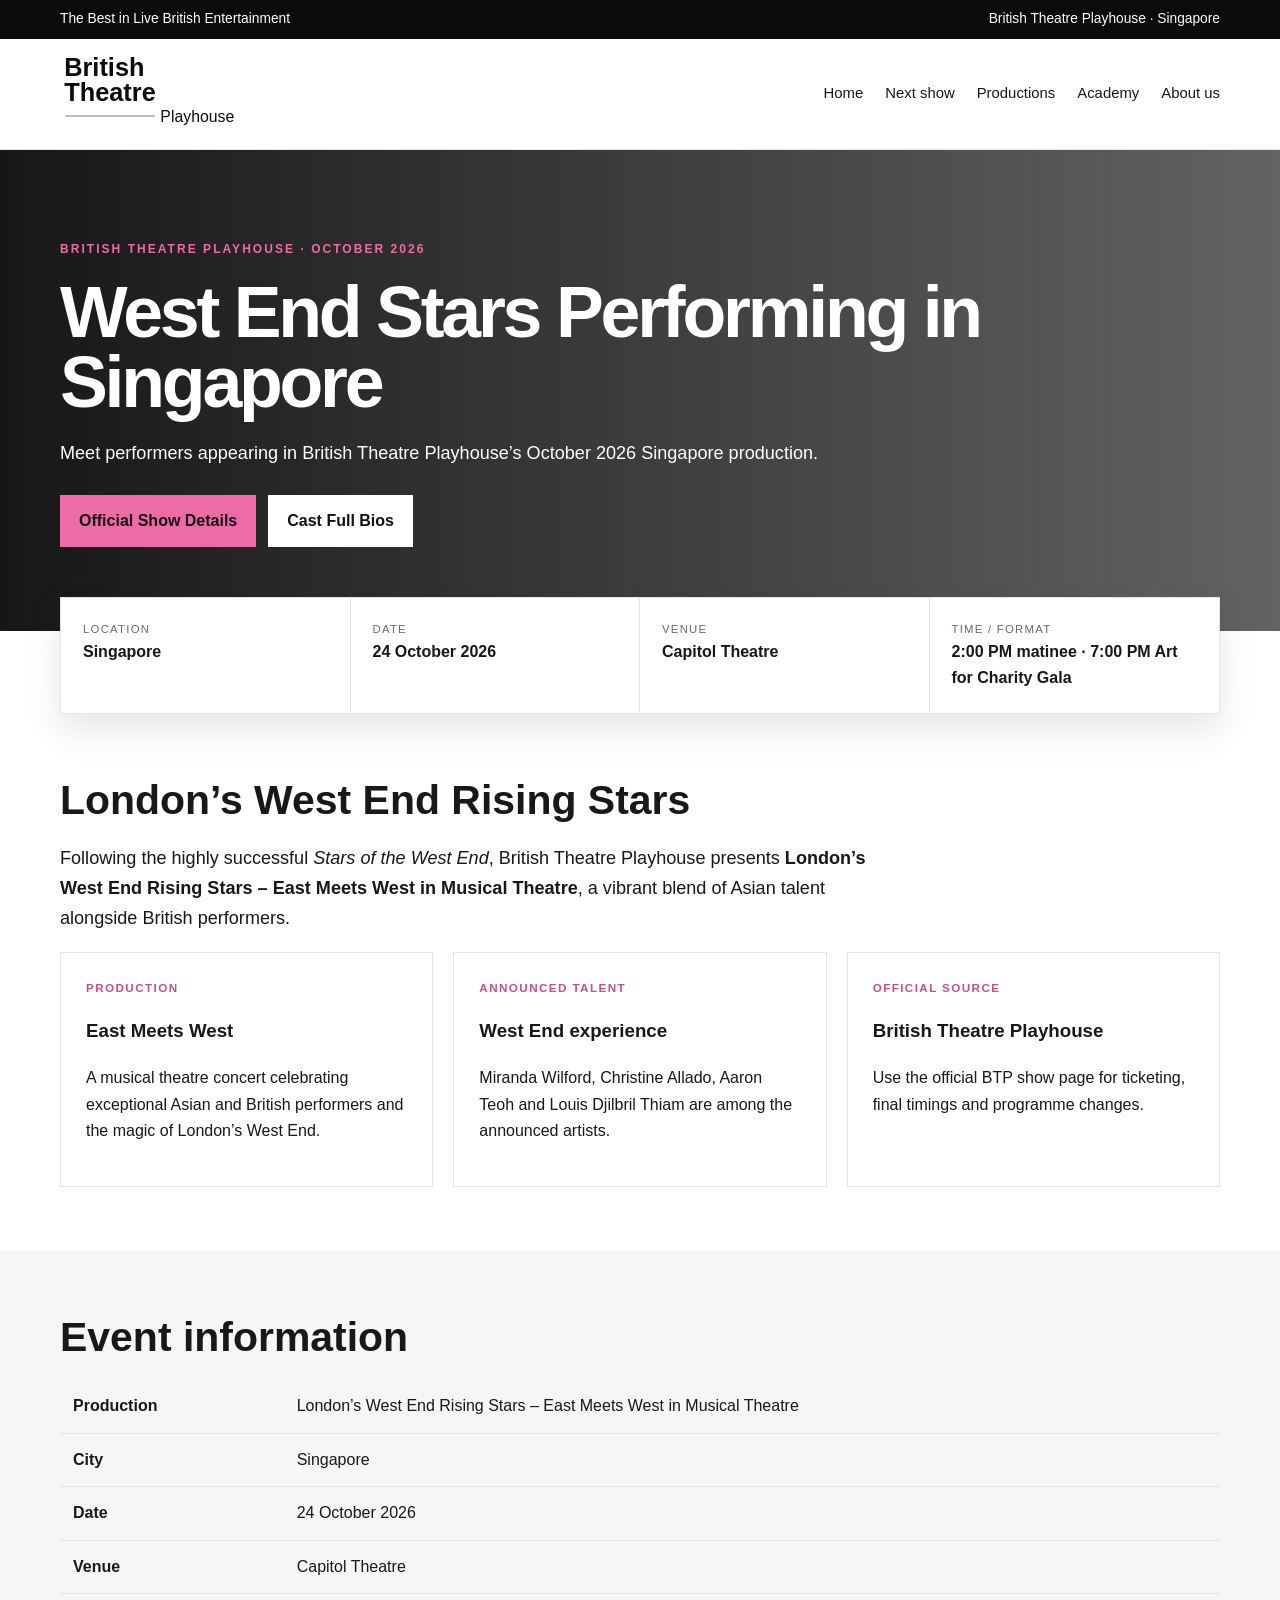
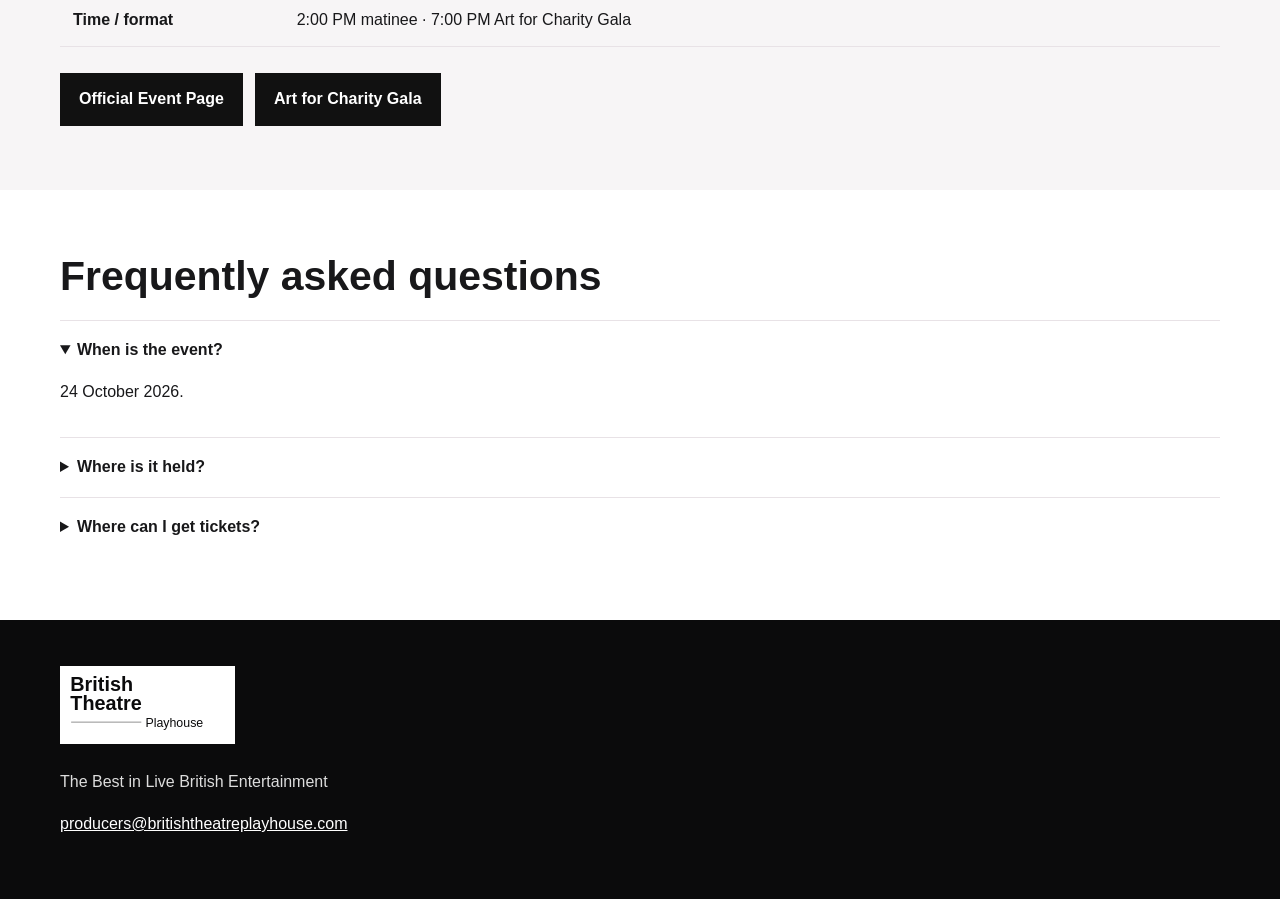
<file: discover/west-end-stars-singapore/index.html>
<!doctype html><html lang="en"><head><meta charset="utf-8"><meta name="viewport" content="width=device-width,initial-scale=1"><title>West End Stars Performing in Singapore 2026</title><meta name="description" content="Meet performers appearing in British Theatre Playhouse’s October 2026 Singapore production."><meta name="robots" content="index,follow,max-image-preview:large"><link rel="canonical" href="https://britishtheatreplayhouse.com/discover/west-end-stars-singapore/"><meta property="og:type" content="website"><meta property="og:title" content="West End Stars Performing in Singapore 2026"><meta property="og:description" content="Meet performers appearing in British Theatre Playhouse’s October 2026 Singapore production."><meta property="og:url" content="https://britishtheatreplayhouse.com/discover/west-end-stars-singapore/"><meta property="og:image" content="https://britishtheatreplayhouse.com/site/wp-content/uploads/2026/01/Business-Connect-Cover-Story-Jan-2026_page-0002-1-1024x683.jpg"><link rel="stylesheet" href="../../assets/btp-discover.css"><script type="application/ld+json">{"@context":"https://schema.org","@type":"WebPage","name":"West End Stars Performing in Singapore 2026","description":"Meet performers appearing in British Theatre Playhouse’s October 2026 Singapore production.","url":"https://britishtheatreplayhouse.com/discover/west-end-stars-singapore/","isPartOf":{"@type":"WebSite","name":"British Theatre Playhouse","url":"https://britishtheatreplayhouse.com"}}</script><script type="application/ld+json">{"@context":"https://schema.org","@type":["Event","TheaterEvent"],"name":"London’s West End Rising Stars – East Meets West in Musical Theatre","description":"Meet performers appearing in British Theatre Playhouse’s October 2026 Singapore production.","startDate":"2026-10-24T14:00:00+08:00","eventStatus":"https://schema.org/EventScheduled","eventAttendanceMode":"https://schema.org/OfflineEventAttendanceMode","location":{"@type":"PerformingArtsTheater","name":"Capitol Theatre","address":{"@type":"PostalAddress","addressLocality":"Singapore","addressCountry":"SG"}},"organizer":{"@type":"Organization","name":"British Theatre Playhouse","url":"https://britishtheatreplayhouse.com"},"url":"https://britishtheatreplayhouse.com/londons-west-end-rising-stars/"}</script></head><body><div class="top"><div class="wrap"><span>The Best in Live British Entertainment</span><span>British Theatre Playhouse · Singapore</span></div></div><header><div class="wrap nav"><a class="logo" href="https://britishtheatreplayhouse.com"><img src="../../assets/btp-logo.svg" alt="British Theatre Playhouse"></a><nav class="links"><a href="https://britishtheatreplayhouse.com/">Home</a><a href="https://britishtheatreplayhouse.com/londons-west-end-rising-stars/">Next show</a><a href="https://britishtheatreplayhouse.com/productions/">Productions</a><a href="https://britishtheatreplayhouse.com/british-theatre-playhouse-academy/">Academy</a><a href="https://britishtheatreplayhouse.com/about-us/">About us</a></nav></div></header><section class="hero"><div class="wrap"><div class="eyebrow">British Theatre Playhouse · October 2026</div><h1>West End Stars Performing in Singapore</h1><p>Meet performers appearing in British Theatre Playhouse’s October 2026 Singapore production.</p><div class="actions"><a class="btn pink" href="https://britishtheatreplayhouse.com/londons-west-end-rising-stars/">Official Show Details</a><a class="btn white" href="https://britishtheatreplayhouse.com/londons-west-end-rising-cast-bios/">Cast Full Bios</a></div></div></section><main><div class="wrap facts"><div class="fact"><span>Location</span><b>Singapore</b></div><div class="fact"><span>Date</span><b>24 October 2026</b></div><div class="fact"><span>Venue</span><b>Capitol Theatre</b></div><div class="fact"><span>Time / Format</span><b>2:00 PM matinee · 7:00 PM Art for Charity Gala</b></div></div><section class="content"><div class="wrap"><h2>London’s West End Rising Stars</h2><p class="lead">Following the highly successful <em>Stars of the West End</em>, British Theatre Playhouse presents <strong>London’s West End Rising Stars – East Meets West in Musical Theatre</strong>, a vibrant blend of Asian talent alongside British performers.</p><div class="grid"><div class="card"><div class="kicker">Production</div><h3>East Meets West</h3><p>A musical theatre concert celebrating exceptional Asian and British performers and the magic of London’s West End.</p></div><div class="card"><div class="kicker">Announced talent</div><h3>West End experience</h3><p>Miranda Wilford, Christine Allado, Aaron Teoh and Louis Djilbril Thiam are among the announced artists.</p></div><div class="card"><div class="kicker">Official source</div><h3>British Theatre Playhouse</h3><p>Use the official BTP show page for ticketing, final timings and programme changes.</p></div></div></div></section><section class="content alt"><div class="wrap"><h2>Event information</h2><table><tr><th>Production</th><td>London’s West End Rising Stars – East Meets West in Musical Theatre</td></tr><tr><th>City</th><td>Singapore</td></tr><tr><th>Date</th><td>24 October 2026</td></tr><tr><th>Venue</th><td>Capitol Theatre</td></tr><tr><th>Time / format</th><td>2:00 PM matinee · 7:00 PM Art for Charity Gala</td></tr></table><div class="actions"><a class="btn dark" href="https://britishtheatreplayhouse.com/londons-west-end-rising-stars/">Official Event Page</a><a class="btn dark" href="https://britishtheatreplayhouse.com/next-show/">Art for Charity Gala</a></div></div></section><section class="content"><div class="wrap faq"><h2>Frequently asked questions</h2><details open><summary>When is the event?</summary><p>24 October 2026.</p></details><details><summary>Where is it held?</summary><p>Capitol Theatre.</p></details><details><summary>Where can I get tickets?</summary><p>Use the official British Theatre Playhouse event page for current ticket links.</p></details></div></section></main><footer><div class="wrap"><img src="../../assets/btp-logo.svg" alt="British Theatre Playhouse" style="height:78px;background:#fff;padding:7px"><p>The Best in Live British Entertainment</p><p><a href="mailto:producers@britishtheatreplayhouse.com">producers@britishtheatreplayhouse.com</a></p></div></footer></body></html>
</file>
<file: assets/btp-discover.css>
:root{--black:#0b0b0c;--charcoal:#171719;--white:#fff;--paper:#f7f5f6;--pink:#ef6aa8;--pink-deep:#c94f87;--text:#18181a;--muted:#6e6870;--line:#e8e2e6;--max:1160px}*{box-sizing:border-box}html{scroll-behavior:smooth}body{margin:0;font-family:Arial,Helvetica,sans-serif;color:var(--text);background:#fff;line-height:1.65}a{color:inherit}.wrap{width:min(var(--max),calc(100% - 36px));margin:auto}.top{background:var(--black);color:#fff;font-size:.86rem}.top .wrap{padding:8px 0;display:flex;justify-content:space-between;gap:16px;flex-wrap:wrap}header{background:#fff;border-bottom:1px solid var(--line);position:sticky;top:0;z-index:30}.nav{display:flex;align-items:center;justify-content:space-between;gap:28px;padding:14px 0}.logo img{height:82px;width:auto;display:block}.links{display:flex;gap:22px;align-items:center;flex-wrap:wrap}.links a{text-decoration:none;font-size:.93rem}.hero{color:#fff;padding:90px 0 84px;background:linear-gradient(90deg,rgba(8,8,9,.94),rgba(8,8,9,.63)),url('https://britishtheatreplayhouse.com/site/wp-content/uploads/2026/01/Business-Connect-Cover-Story-Jan-2026_page-0002-1-1024x683.jpg') center/cover}.eyebrow{color:var(--pink);font-weight:800;text-transform:uppercase;letter-spacing:.17em;font-size:.75rem}h1{font-size:clamp(2.4rem,5.6vw,5.2rem);line-height:.98;letter-spacing:-.045em;max-width:960px;margin:.24em 0 .3em}h2{font-size:clamp(1.8rem,3.2vw,2.8rem);line-height:1.12;margin:0 0 20px}.hero p,.lead{font-size:1.13rem;max-width:830px}.actions{display:flex;flex-wrap:wrap;gap:12px;margin-top:26px}.btn{padding:12px 18px;text-decoration:none;font-weight:800;border:1px solid #fff}.btn.pink{background:var(--pink);border-color:var(--pink);color:#111}.btn.white{background:#fff;color:#111}.btn.dark{background:#111;color:#fff;border-color:#111}.facts{display:grid;grid-template-columns:repeat(4,1fr);background:#fff;border:1px solid var(--line);margin-top:-34px;position:relative;box-shadow:0 16px 35px rgba(0,0,0,.1)}.fact{padding:22px;border-right:1px solid var(--line)}.fact:last-child{border-right:0}.fact span{display:block;text-transform:uppercase;letter-spacing:.11em;font-size:.71rem;color:var(--muted)}section.content{padding:64px 0}.alt{background:var(--paper)}.grid{display:grid;grid-template-columns:repeat(3,1fr);gap:20px}.card{background:#fff;border:1px solid var(--line);padding:25px}.kicker{color:var(--pink-deep);text-transform:uppercase;letter-spacing:.12em;font-size:.73rem;font-weight:800}.breadcrumbs{color:var(--muted);font-size:.84rem;margin-bottom:22px}.note{background:#fff5fa;border-left:4px solid var(--pink);padding:14px 18px}.faq details{border-top:1px solid var(--line);padding:16px 0}.faq summary{font-weight:800;cursor:pointer}table{border-collapse:collapse;width:100%}th,td{text-align:left;vertical-align:top;padding:13px;border-bottom:1px solid var(--line)}footer{background:var(--black);color:#ddd;padding:46px 0}footer a{color:#fff}.small{font-size:.88rem;color:#aaa}@media(max-width:820px){.links{display:none}.grid{grid-template-columns:1fr}.facts{grid-template-columns:1fr 1fr}.fact{border-bottom:1px solid var(--line)}.logo img{height:68px}}@media(max-width:520px){.facts{grid-template-columns:1fr}.hero{padding:62px 0}.logo img{height:60px}}
</file>
